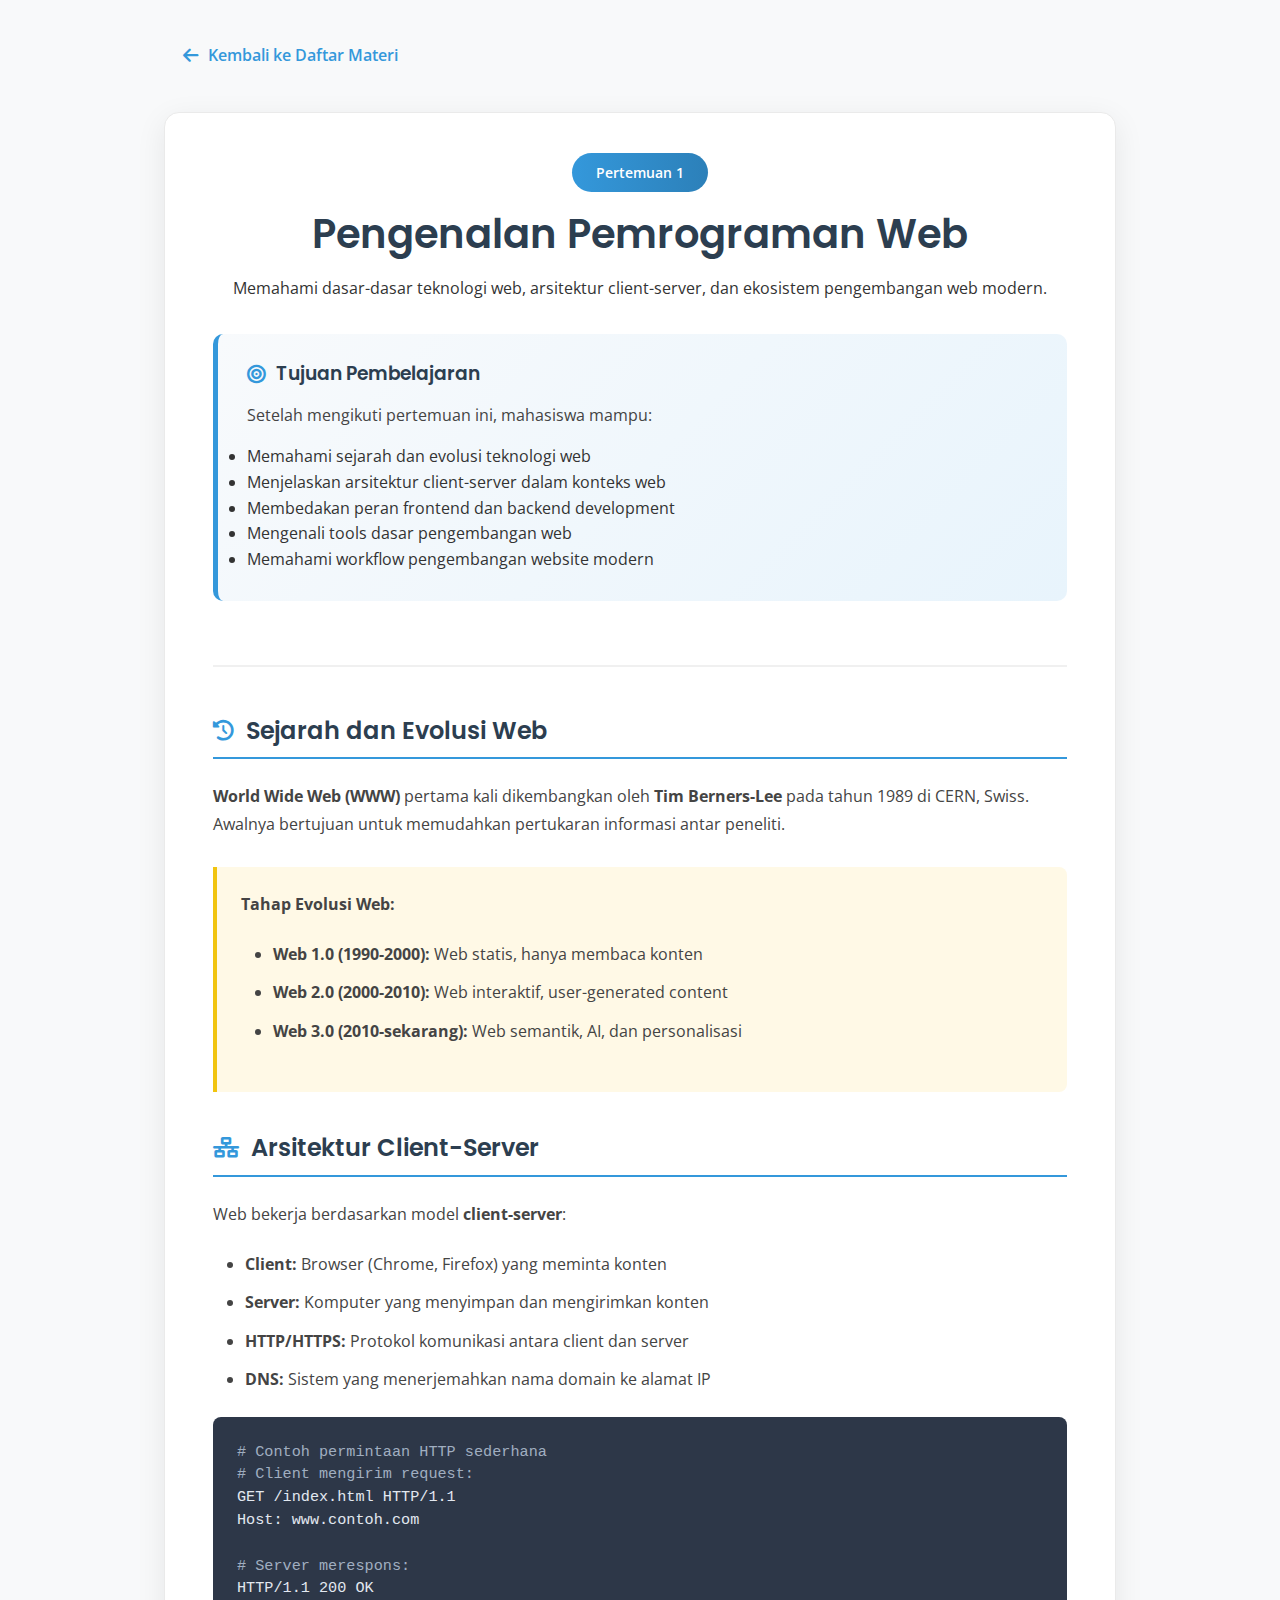
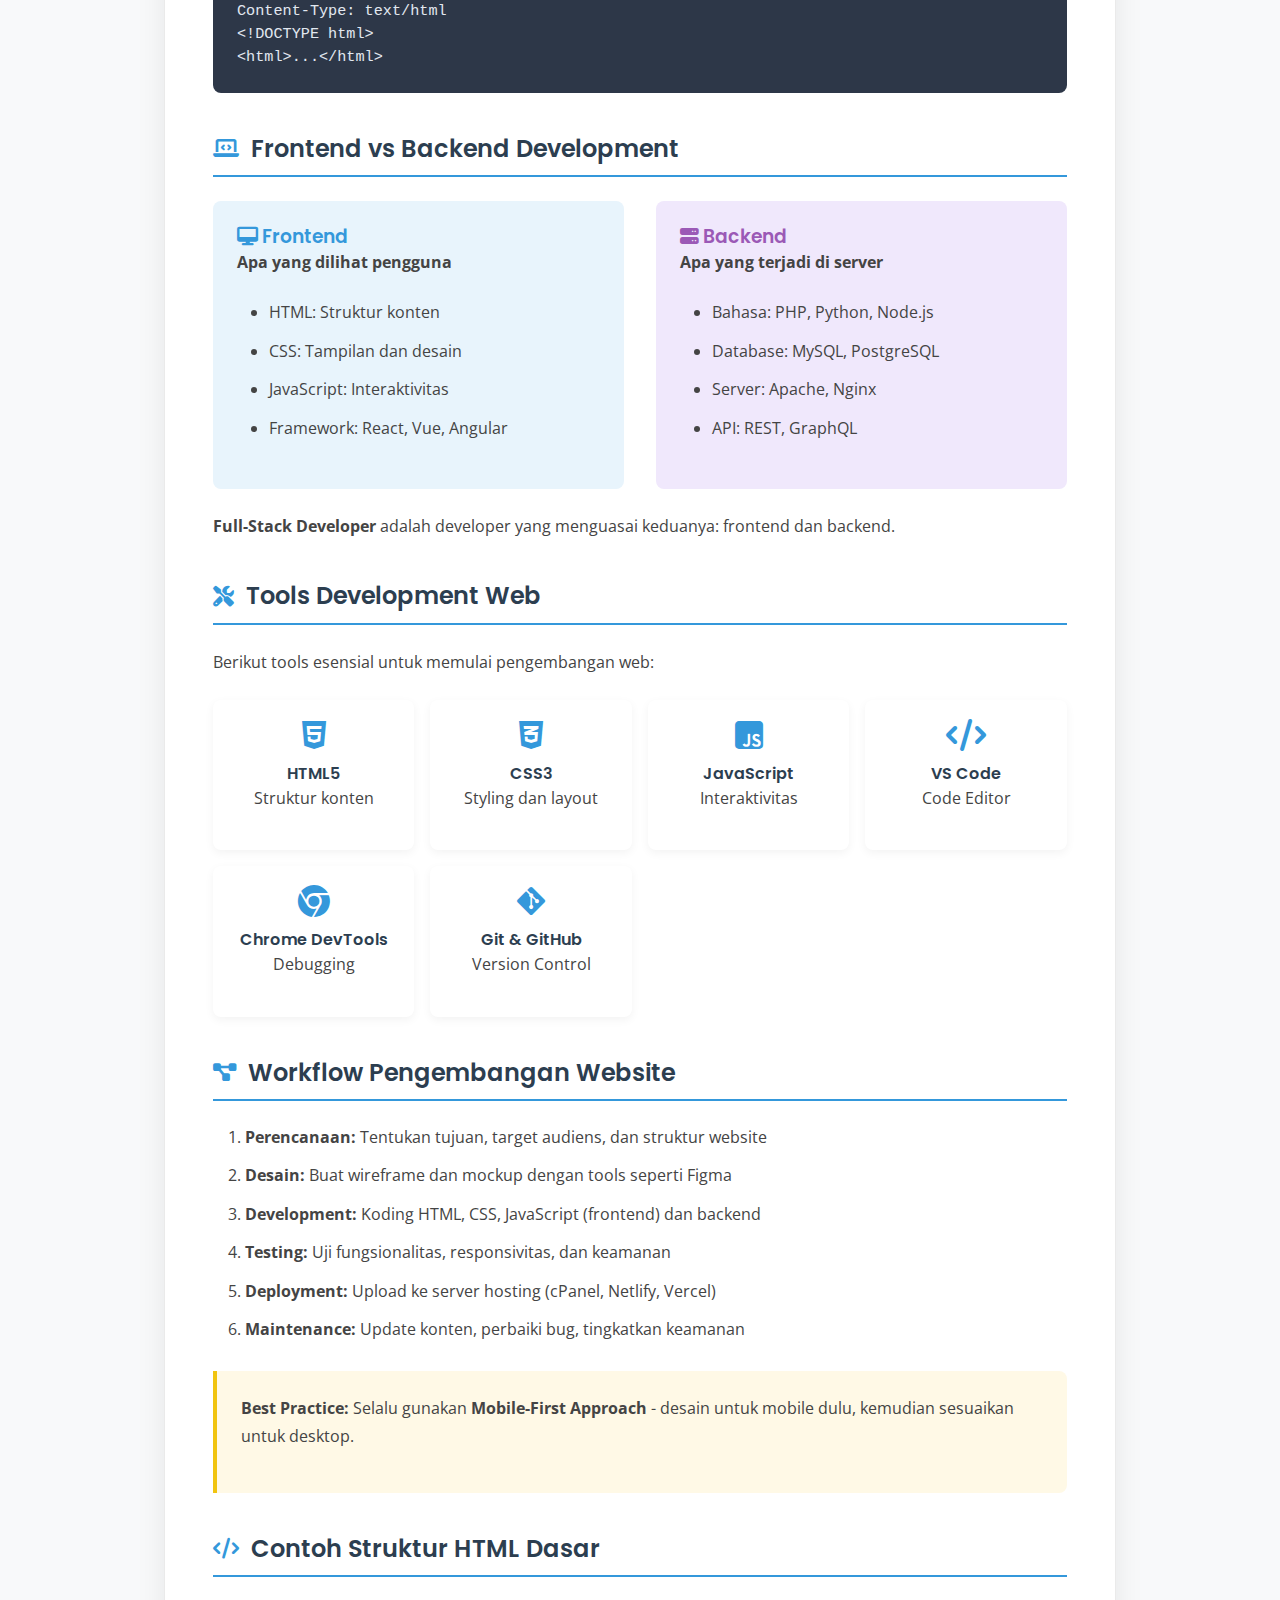
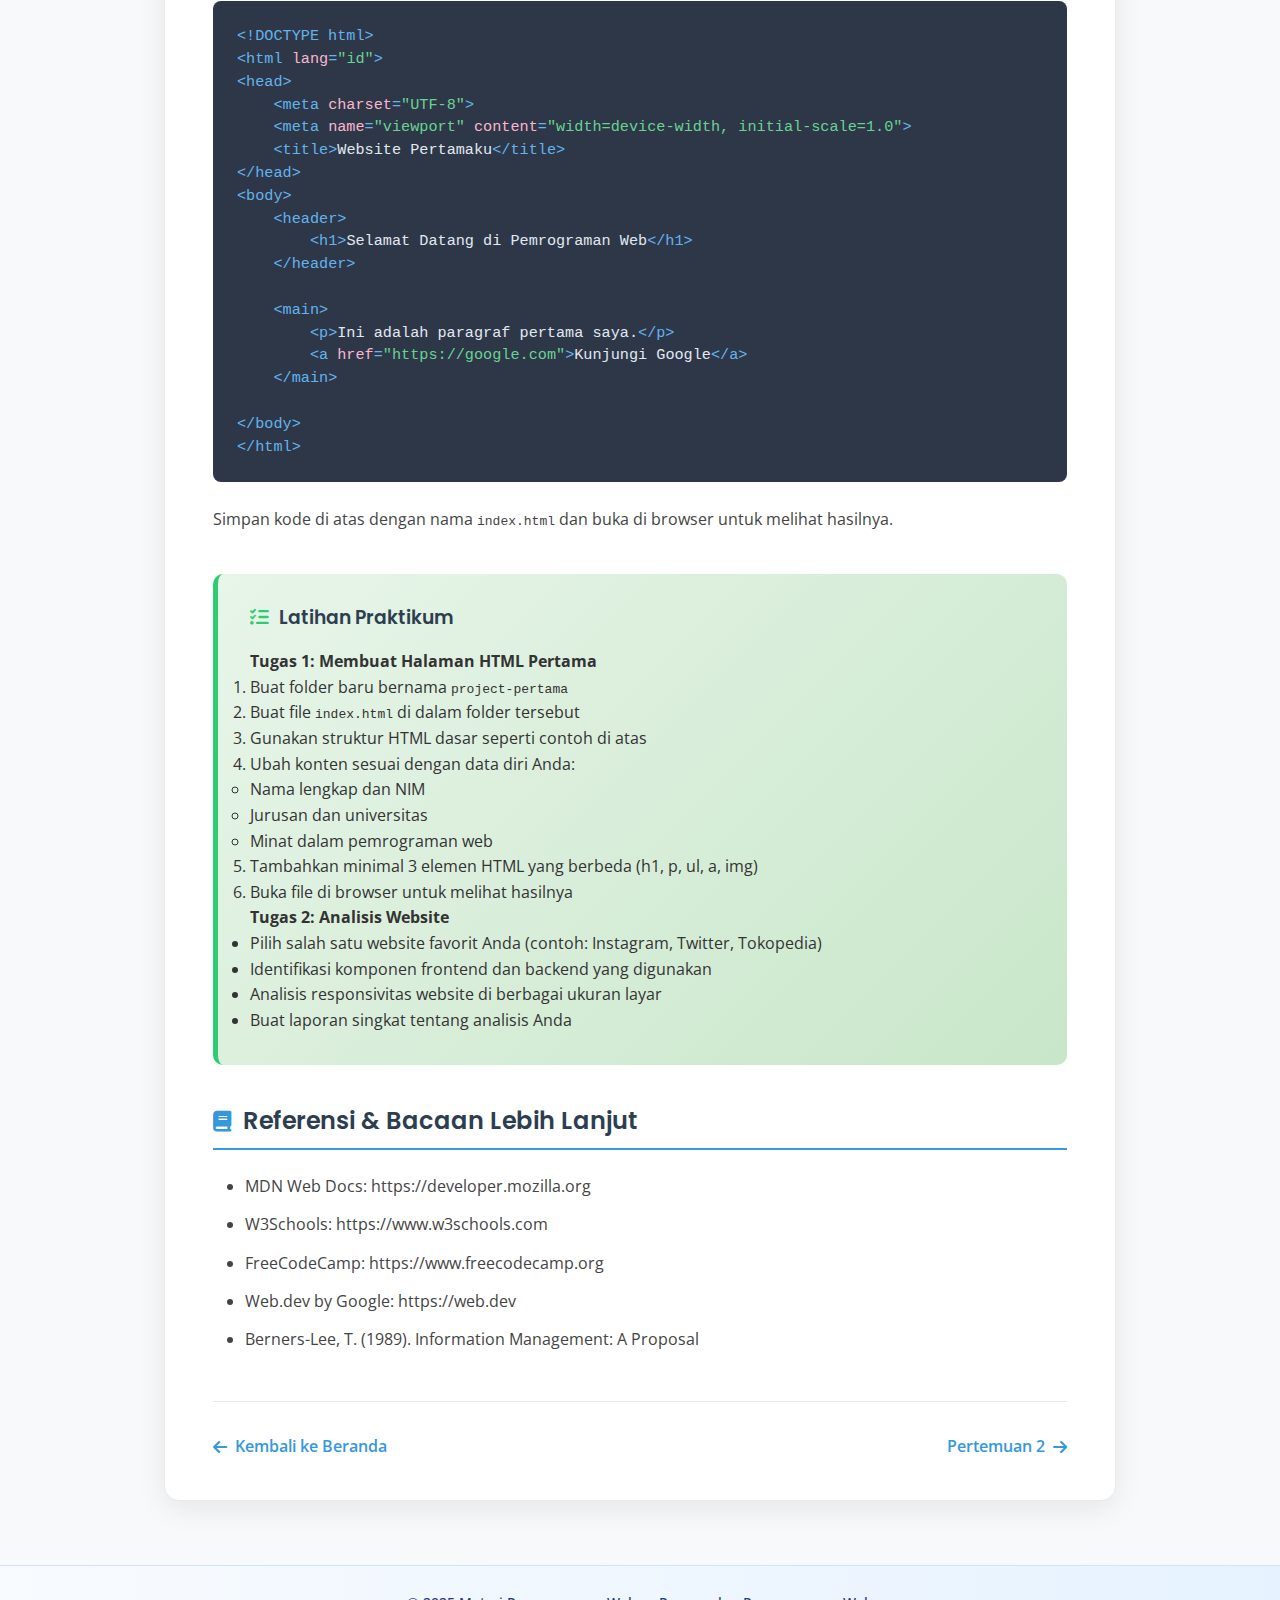
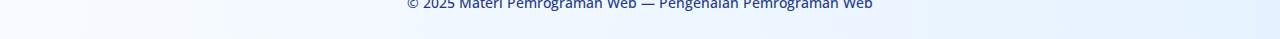
<file: pertemuan-1.html>
<!DOCTYPE html>
<html lang="id">
<head>
    <meta charset="UTF-8">
    <meta name="viewport" content="width=device-width, initial-scale=1.0">
    <title>Pertemuan 1: Pengenalan Pemrograman Web - Pemrograman Web</title>
    <link rel="stylesheet" href="../style.css">
    <link rel="stylesheet" href="https://cdnjs.cloudflare.com/ajax/libs/font-awesome/6.4.0/css/all.min.css">
    <link href="https://fonts.googleapis.com/css2?family=Poppins:wght@300;400;500;600;700&family=Open+Sans:wght@400;600&display=swap" rel="stylesheet">
    <style>
        /* Styling khusus halaman detail */

        html, body {
        max-width: 100%;
        overflow-x: hidden;
        }

        .content-wrapper {
            max-width: 1000px;
            margin: 2rem auto 4rem;
            padding: 0 1.5rem;
        }
        
        .back-link {
            display: inline-flex;
            align-items: center;
            margin-bottom: 2rem;
            color: #3498db;
            font-weight: 600;
            padding: 0.7rem 1.2rem;
            background-color: #f8f9fa;
            border-radius: 8px;
            transition: none;
        }
        
        .back-link:hover {
            background-color: #e9ecef;
            transform: none;
        }
        
        .back-link i {
            margin-right: 10px;
            font-size: 1.1rem;
        }
        
        .materi-content {
            background: white;
            padding: 2.5rem 3rem;
            border-radius: 15px;
            box-shadow: 0 8px 30px rgba(0, 0, 0, 0.08);
            border: 1px solid #eaeaea;
        }
        
        .page-header {
            text-align: center;
            margin-bottom: 3rem;
            padding-bottom: 2rem;
            border-bottom: 2px solid #f0f0f0;
        }
        
        .pertemuan-badge {
            display: inline-block;
            background: linear-gradient(90deg, #3498db, #2c80b9);
            color: white;
            padding: 0.5rem 1.5rem;
            border-radius: 50px;
            font-weight: 600;
            font-size: 0.9rem;
            margin-bottom: 1rem;
        }
        
        .page-header h1 {
            font-size: 2.5rem;
            color: #2c3e50;
            margin-bottom: 1rem;
        }
        
        .tujuan-box {
            background: linear-gradient(135deg, #f8fafc 0%, #e8f4fc 100%);
            padding: 1.8rem;
            border-radius: 10px;
            border-left: 5px solid #3498db;
            margin: 2rem 0;
        }
        
        .tujuan-box h3 {
            color: #2c3e50;
            margin-bottom: 1rem;
            display: flex;
            align-items: center;
        }
        
        .tujuan-box h3 i {
            margin-right: 10px;
            color: #3498db;
        }
        
        .materi-section {
            margin: 2.5rem 0;
        }
        
        .materi-section h2 {
            color: #2c3e50;
            border-bottom: 2px solid #3498db;
            padding-bottom: 0.7rem;
            margin-bottom: 1.5rem;
            display: flex;
            align-items: center;
        }
        
        .materi-section h2 i {
            margin-right: 12px;
            color: #3498db;
            font-size: 1.3rem;
        }
        
        .materi-section p {
            line-height: 1.7;
            color: #444;
            margin-bottom: 1.2rem;
        }
        
        .materi-section ul, .materi-section ol {
            margin: 1.5rem 0 1.5rem 2rem;
        }
        
        .materi-section li {
            margin-bottom: 0.8rem;
            line-height: 1.6;
            color: #444;
        }
        
        .highlight-box {
            background: #fff9e6;
            border-left: 4px solid #f1c40f;
            padding: 1.5rem;
            margin: 1.8rem 0;
            border-radius: 0 8px 8px 0;
        }
        
        .code-block {
            background: #2d3748;
            color: #e2e8f0;
            padding: 1.5rem;
            border-radius: 8px;
            margin: 1.5rem 0;
            font-family: 'Courier New', monospace;
            font-size: 0.95rem;
            line-height: 1.5;
            overflow-x: auto;
        }
        
        .code-comment {
            color: #a0aec0;
        }
        
        .code-tag {
            color: #63b3ed;
        }
        
        .code-attr {
            color: #fbb6ce;
        }
        
        .code-value {
            color: #68d391;
        }
        
        .image-container {
            text-align: center;
            margin: 2rem 0;
        }
        
        .image-container img {
            max-width: 100%;
            border-radius: 10px;
            box-shadow: 0 5px 20px rgba(0, 0, 0, 0.1);
            border: 1px solid #eaeaea;
        }
        
        .image-caption {
            font-size: 0.9rem;
            color: #666;
            margin-top: 0.8rem;
            font-style: italic;
        }
        
        .latihan-box {
            background: linear-gradient(135deg, #e8f5e9 0%, #c8e6c9 100%);
            padding: 2rem;
            border-radius: 10px;
            border-left: 5px solid #2ecc71;
            margin: 2.5rem 0;
        }
        
        .latihan-box h3 {
            color: #2c3e50;
            margin-bottom: 1.2rem;
            display: flex;
            align-items: center;
        }
        
        .latihan-box h3 i {
            margin-right: 10px;
            color: #2ecc71;
        }
        
        .tool-list {
            display: grid;
            max-width: 100%;
            grid-template-columns: repeat(auto-fit, minmax(160px, 1fr));
            gap: 1rem;
            margin: 1.5rem 0;
        }
        
        .tool-item {
            background: white;
            padding: 1.2rem;
            border-radius: 8px;
            box-shadow: 0 3px 10px rgba(0, 0, 0, 0.05);
            text-align: center;
            transition: transform 0.2s;
        }
        
        .tool-item:hover {
            transform: translateY(-3px);
        }
        
        .tool-item i {
            font-size: 2rem;
            color: #3498db;
            margin-bottom: 0.8rem;
            min-width: 0;
        }

        /* ===== FOOTER PERTEMUAN 1 (ANTI RESET) ===== */
        body footer {
            width: 100%;
            display: block;

            /* posisi & perataan */
            text-align: center !important;
            margin-left: auto;
            margin-right: auto;

            /* jarak dari konten */
            margin-top: 4rem;

            /* warna tema putih–biru */
            background: linear-gradient(90deg, #f8fbff, #e6f2ff);
            border-top: 1px solid #cfe3ff;
            padding: 1.6rem 1rem;
        }

        /* teks footer */
        body footer p {
            margin: 0;
            font-size: 0.9rem;
            font-weight: 500;
            color: #1e3a8a;
        }

        /* teks tambahan (jika ada) */
        body footer .hosting-info {
            margin-top: 0.4rem;
            font-size: 0.85rem;
            color: #3b82f6;
        }

        .materi-content,
        .materi-section,
        p,
        li {
            overflow-wrap: break-word;
            word-break: break-word;
        }
   
        /* Responsive untuk halaman detail */
        @media (max-width: 768px) {
            .content-wrapper {
                padding: 0 1rem;
            }
            
            .materi-content {
                padding: 1.2rem;
            }
            
            .page-header h1 {
                font-size: 2rem;
            }
            
            .tool-list {
                grid-template-columns: 1fr;
            }
        }
    </style>
</head>
<body>
    <!-- Konten Utama -->
    <main class="container">
        <div class="content-wrapper">
            <!-- Tombol Kembali -->
            <a href="index.html" class="back-link">
                <i class="fas fa-arrow-left"></i> Kembali ke Daftar Materi
            </a>
            
            <!-- Konten Materi -->
            <article class="materi-content">
                <!-- Header Halaman -->
                <header class="page-header">
                    <div class="pertemuan-badge">Pertemuan 1</div>
                    <h1>Pengenalan Pemrograman Web</h1>
                    <p>Memahami dasar-dasar teknologi web, arsitektur client-server, dan ekosistem pengembangan web modern.</p>
                    
                    <div class="tujuan-box">
                    <h3><i class="fas fa-bullseye"></i> Tujuan Pembelajaran</h3>
                    <ul style="list-style-position: inside; padding-left: 1.2rem;"></ul>
                    <p style="text-align: left; margin-bottom: 1rem; color: #444;">Setelah mengikuti pertemuan ini, mahasiswa mampu:</p>

                    <li style="text-align: left;">Memahami sejarah dan evolusi teknologi web</li>
                        <li style="text-align: left;">Menjelaskan arsitektur client-server dalam konteks web</li>
                        <li style="text-align: left;">Membedakan peran frontend dan backend development</li>
                        <li style="text-align: left;">Mengenali tools dasar pengembangan web</li>
                        <li style="text-align: left;">Memahami workflow pengembangan website modern</li>
                    </ul>
                </div>
                </header>
                
                <!-- Sejarah dan Evolusi Web -->
                <section class="materi-section">
                    <h2><i class="fas fa-history"></i> Sejarah dan Evolusi Web</h2>
                    <p><strong>World Wide Web (WWW)</strong> pertama kali dikembangkan oleh <strong>Tim Berners-Lee</strong> pada tahun 1989 di CERN, Swiss. Awalnya bertujuan untuk memudahkan pertukaran informasi antar peneliti.</p>
                    
                    <div class="highlight-box">
                        <p><strong>Tahap Evolusi Web:</strong></p>
                        <ul>
                            <li><strong>Web 1.0 (1990-2000):</strong> Web statis, hanya membaca konten</li>
                            <li><strong>Web 2.0 (2000-2010):</strong> Web interaktif, user-generated content</li>
                            <li><strong>Web 3.0 (2010-sekarang):</strong> Web semantik, AI, dan personalisasi</li>
                        </ul>
                    </div>
                    
                </section>
                
                <!-- Arsitektur Client-Server -->
                <section class="materi-section">
                    <h2><i class="fas fa-network-wired"></i> Arsitektur Client-Server</h2>
                    <p>Web bekerja berdasarkan model <strong>client-server</strong>:</p>
                    
                    <ul>
                        <li><strong>Client:</strong> Browser (Chrome, Firefox) yang meminta konten</li>
                        <li><strong>Server:</strong> Komputer yang menyimpan dan mengirimkan konten</li>
                        <li><strong>HTTP/HTTPS:</strong> Protokol komunikasi antara client dan server</li>
                        <li><strong>DNS:</strong> Sistem yang menerjemahkan nama domain ke alamat IP</li>
                    </ul>
                    
                    <div class="code-block">
                        <span class="code-comment"># Contoh permintaan HTTP sederhana</span><br>
                        <span class="code-comment"># Client mengirim request:</span><br>
                        GET /index.html HTTP/1.1<br>
                        Host: www.contoh.com<br>
                        <br>
                        <span class="code-comment"># Server merespons:</span><br>
                        HTTP/1.1 200 OK<br>
                        Content-Type: text/html<br>
                        &lt;!DOCTYPE html&gt;<br>
                        &lt;html&gt;...&lt;/html&gt;
                    </div>
                </section>
                
                <!-- Frontend vs Backend -->
                <section class="materi-section">
                    <h2><i class="fas fa-laptop-code"></i> Frontend vs Backend Development</h2>
                    
                    <div style="display: grid; grid-template-columns: 1fr 1fr; gap: 2rem; margin: 1.5rem 0;">
                        <div style="background: #e8f4fc; padding: 1.5rem; border-radius: 8px;">
                            <h3 style="color: #3498db; margin-top: 0;"><i class="fas fa-desktop"></i> Frontend</h3>
                            <p><strong>Apa yang dilihat pengguna</strong></p>
                            <ul>
                                <li>HTML: Struktur konten</li>
                                <li>CSS: Tampilan dan desain</li>
                                <li>JavaScript: Interaktivitas</li>
                                <li>Framework: React, Vue, Angular</li>
                            </ul>
                        </div>
                        
                        <div style="background: #f0e8fc; padding: 1.5rem; border-radius: 8px;">
                            <h3 style="color: #9b59b6; margin-top: 0;"><i class="fas fa-server"></i> Backend</h3>
                            <p><strong>Apa yang terjadi di server</strong></p>
                            <ul>
                                <li>Bahasa: PHP, Python, Node.js</li>
                                <li>Database: MySQL, PostgreSQL</li>
                                <li>Server: Apache, Nginx</li>
                                <li>API: REST, GraphQL</li>
                            </ul>
                        </div>
                    </div>
                    
                    <p><strong>Full-Stack Developer</strong> adalah developer yang menguasai keduanya: frontend dan backend.</p>
                </section>
                
                <!-- Tools Development Web -->
                <section class="materi-section">
                    <h2><i class="fas fa-tools"></i> Tools Development Web</h2>
                    <p>Berikut tools esensial untuk memulai pengembangan web:</p>
                    
                    <div class="tool-list">
                        <div class="tool-item">
                            <i class="fab fa-html5"></i>
                            <h4>HTML5</h4>
                            <p>Struktur konten</p>
                        </div>
                        <div class="tool-item">
                            <i class="fab fa-css3-alt"></i>
                            <h4>CSS3</h4>
                            <p>Styling dan layout</p>
                        </div>
                        <div class="tool-item">
                            <i class="fab fa-js-square"></i>
                            <h4>JavaScript</h4>
                            <p>Interaktivitas</p>
                        </div>
                        <div class="tool-item">
                            <i class="fas fa-code"></i>
                            <h4>VS Code</h4>
                            <p>Code Editor</p>
                        </div>
                        <div class="tool-item">
                            <i class="fab fa-chrome"></i>
                            <h4>Chrome DevTools</h4>
                            <p>Debugging</p>
                        </div>
                        <div class="tool-item">
                            <i class="fab fa-git-alt"></i>
                            <h4>Git & GitHub</h4>
                            <p>Version Control</p>
                        </div>
                    </div>
                </section>
                
                <!-- Workflow Pengembangan -->
                <section class="materi-section">
                    <h2><i class="fas fa-project-diagram"></i> Workflow Pengembangan Website</h2>
                    
                    <ol>
                        <li><strong>Perencanaan:</strong> Tentukan tujuan, target audiens, dan struktur website</li>
                        <li><strong>Desain:</strong> Buat wireframe dan mockup dengan tools seperti Figma</li>
                        <li><strong>Development:</strong> Koding HTML, CSS, JavaScript (frontend) dan backend</li>
                        <li><strong>Testing:</strong> Uji fungsionalitas, responsivitas, dan keamanan</li>
                        <li><strong>Deployment:</strong> Upload ke server hosting (cPanel, Netlify, Vercel)</li>
                        <li><strong>Maintenance:</strong> Update konten, perbaiki bug, tingkatkan keamanan</li>
                    </ol>
                    
                    <div class="highlight-box">
                        <p><strong>Best Practice:</strong> Selalu gunakan <strong>Mobile-First Approach</strong> - desain untuk mobile dulu, kemudian sesuaikan untuk desktop.</p>
                    </div>
                </section>
                
                <!-- Contoh Kode HTML Dasar -->
                <section class="materi-section">
                    <h2><i class="fas fa-code"></i> Contoh Struktur HTML Dasar</h2>
                    
                    <div class="code-block">
<span class="code-tag">&lt;!DOCTYPE html&gt;</span><br>
<span class="code-tag">&lt;html <span class="code-attr">lang</span>=<span class="code-value">"id"</span>&gt;</span><br>
<span class="code-tag">&lt;head&gt;</span><br>
&nbsp;&nbsp;&nbsp;&nbsp;<span class="code-tag">&lt;meta <span class="code-attr">charset</span>=<span class="code-value">"UTF-8"</span>&gt;</span><br>
&nbsp;&nbsp;&nbsp;&nbsp;<span class="code-tag">&lt;meta <span class="code-attr">name</span>=<span class="code-value">"viewport"</span> <span class="code-attr">content</span>=<span class="code-value">"width=device-width, initial-scale=1.0"</span>&gt;</span><br>
&nbsp;&nbsp;&nbsp;&nbsp;<span class="code-tag">&lt;title&gt;</span>Website Pertamaku<span class="code-tag">&lt;/title&gt;</span><br>
<span class="code-tag">&lt;/head&gt;</span><br>
<span class="code-tag">&lt;body&gt;</span><br>
&nbsp;&nbsp;&nbsp;&nbsp;<span class="code-tag">&lt;header&gt;</span><br>
&nbsp;&nbsp;&nbsp;&nbsp;&nbsp;&nbsp;&nbsp;&nbsp;<span class="code-tag">&lt;h1&gt;</span>Selamat Datang di Pemrograman Web<span class="code-tag">&lt;/h1&gt;</span><br>
&nbsp;&nbsp;&nbsp;&nbsp;<span class="code-tag">&lt;/header&gt;</span><br>
<br>
&nbsp;&nbsp;&nbsp;&nbsp;<span class="code-tag">&lt;main&gt;</span><br>
&nbsp;&nbsp;&nbsp;&nbsp;&nbsp;&nbsp;&nbsp;&nbsp;<span class="code-tag">&lt;p&gt;</span>Ini adalah paragraf pertama saya.<span class="code-tag">&lt;/p&gt;</span><br>
&nbsp;&nbsp;&nbsp;&nbsp;&nbsp;&nbsp;&nbsp;&nbsp;<span class="code-tag">&lt;a <span class="code-attr">href</span>=<span class="code-value">"https://google.com"</span>&gt;</span>Kunjungi Google<span class="code-tag">&lt;/a&gt;</span><br>
&nbsp;&nbsp;&nbsp;&nbsp;<span class="code-tag">&lt;/main&gt;</span><br>
<br>
<span class="code-tag">&lt;/body&gt;</span><br>
<span class="code-tag">&lt;/html&gt;</span>
                    </div>
                    
                    <p>Simpan kode di atas dengan nama <code>index.html</code> dan buka di browser untuk melihat hasilnya.</p>
                </section>
                
                <!-- Latihan Praktikum -->
                <section class="latihan-box">
                    <h3><i class="fas fa-tasks"></i> Latihan Praktikum</h3>
                    
                    <p><strong>Tugas 1: Membuat Halaman HTML Pertama</strong></p>
                    <ol>
                        <li>Buat folder baru bernama <code>project-pertama</code></li>
                        <li>Buat file <code>index.html</code> di dalam folder tersebut</li>
                        <li>Gunakan struktur HTML dasar seperti contoh di atas</li>
                        <li>Ubah konten sesuai dengan data diri Anda:
                            <ul>
                                <li>Nama lengkap dan NIM</li>
                                <li>Jurusan dan universitas</li>
                                <li>Minat dalam pemrograman web</li>
                            </ul>
                        </li>
                        <li>Tambahkan minimal 3 elemen HTML yang berbeda (h1, p, ul, a, img)</li>
                        <li>Buka file di browser untuk melihat hasilnya</li>
                    </ol>
                    
                    <p><strong>Tugas 2: Analisis Website</strong></p>
                    <ul>
                        <li>Pilih salah satu website favorit Anda (contoh: Instagram, Twitter, Tokopedia)</li>
                        <li>Identifikasi komponen frontend dan backend yang digunakan</li>
                        <li>Analisis responsivitas website di berbagai ukuran layar</li>
                        <li>Buat laporan singkat tentang analisis Anda</li>
                    </ul>
                </section>
                
                <!-- Referensi -->
                <section class="materi-section">
                    <h2><i class="fas fa-book"></i> Referensi & Bacaan Lebih Lanjut</h2>
                    <ul>
                        <li>MDN Web Docs: <a href="https://developer.mozilla.org" target="_blank">https://developer.mozilla.org</a></li>
                        <li>W3Schools: <a href="https://www.w3schools.com" target="_blank">https://www.w3schools.com</a></li>
                        <li>FreeCodeCamp: <a href="https://www.freecodecamp.org" target="_blank">https://www.freecodecamp.org</a></li>
                        <li>Web.dev by Google: <a href="https://web.dev" target="_blank">https://web.dev</a></li>
                        <li>Berners-Lee, T. (1989). Information Management: A Proposal</li>
                    </ul>
                </section>
                
                <!-- Navigasi Halaman -->
                <div style="display: flex; justify-content: space-between; margin-top: 3rem; padding-top: 2rem; border-top: 1px solid #eaeaea;">
                    <div>
                        <a href="index.html" style="color: #3498db; font-weight: 600; display: flex; align-items: center;">
                            <i class="fas fa-arrow-left" style="margin-right: 8px;"></i> Kembali ke Beranda
                        </a>
                    </div>
                    <div>
                        <a href="pertemuan-2.html" style="color: #3498db; font-weight: 600; display: flex; align-items: center;">
                            Pertemuan 2<i class="fas fa-arrow-right" style="margin-left: 8px;"></i>
                        </a>
                    </div>
                </div>
            </article>
        </div>
    </main>

    <footer>
    <p>&copy; 2025 Materi Pemrograman Web — Pengenalan Pemrograman Web</p>
</footer>

    <!-- JavaScript -->
    <script src="../script.js"></script>
    <script>
        // Script khusus untuk halaman detail
        document.addEventListener('DOMContentLoaded', function() {
            
            // Aktifkan toggle menu jika script.js tidak di-load
            const toggleButton = document.querySelector('.menu-toggle');
            const navMenu = document.querySelector('.nav-menu');
            if(toggleButton && navMenu) {
                toggleButton.addEventListener('click', () => {
                    navMenu.classList.toggle('active');
                    const icon = toggleButton.querySelector('i');
                    icon.classList.toggle('fa-bars');
                    icon.classList.toggle('fa-times');
                });
            }
            
            // Smooth scroll untuk anchor links
            document.querySelectorAll('a[href^="#"]').forEach(anchor => {
                anchor.addEventListener('click', function(e) {
                    e.preventDefault();
                    const targetId = this.getAttribute('href');
                    if(targetId !== '#') {
                        const targetElement = document.querySelector(targetId);
                        if(targetElement) {
                            window.scrollTo({
                                top: targetElement.offsetTop - 80,
                                behavior: 'smooth'
                            });
                        }
                    }
                });
            });
        });
    </script>
</body>
</html>
</file>
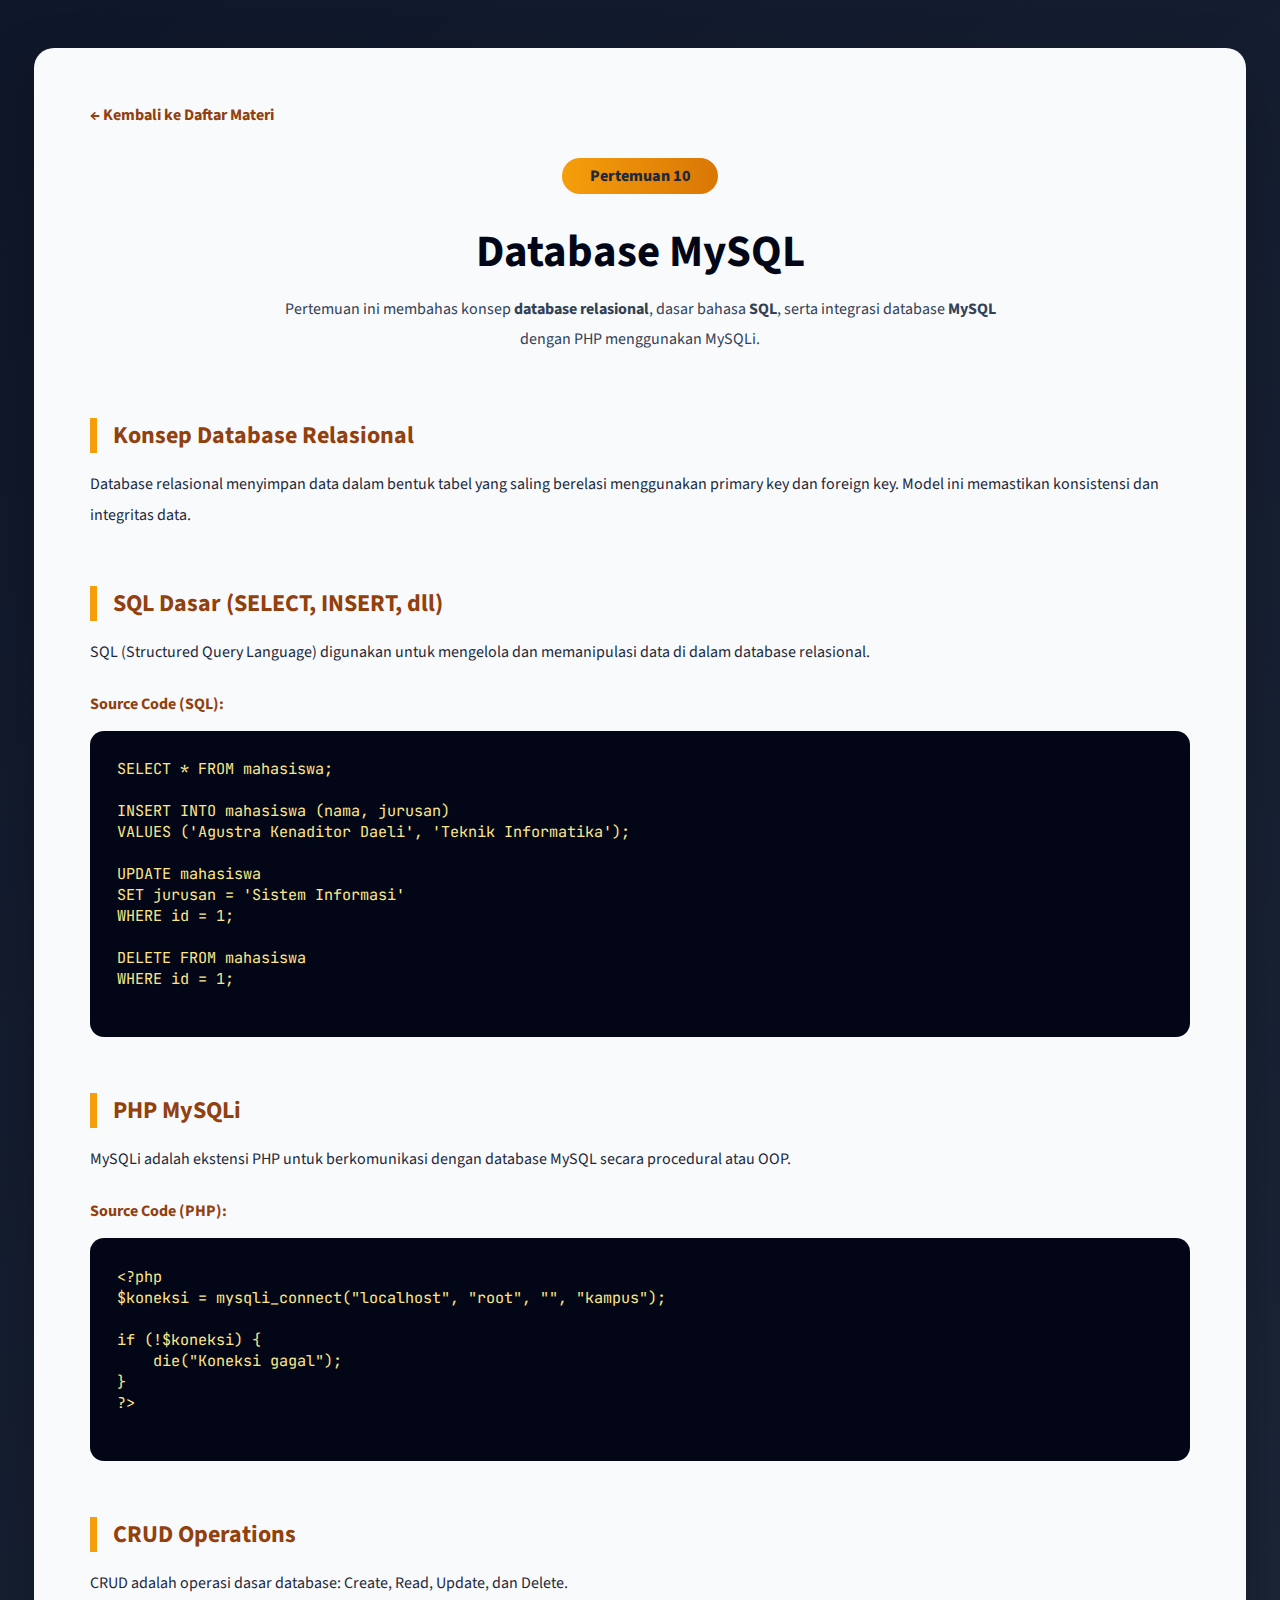
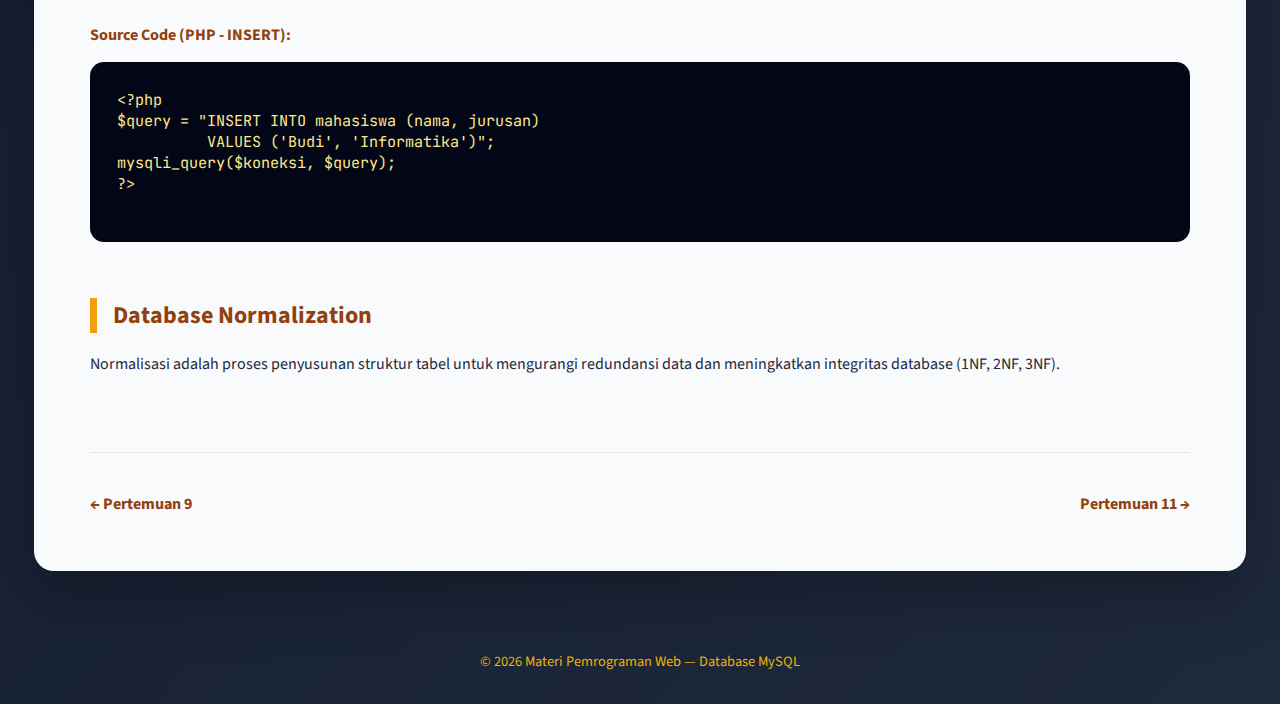
<file: pertemuan-10.html>
<!DOCTYPE html>
<html lang="id">
<head>
    <base href="https://agustradaely-ctrl.github.io/UAS-Pemrograman_Web.github.io/">
    <meta charset="UTF-8">
    <title>Pertemuan 10 – Database MySQL</title>
    <meta name="viewport" content="width=device-width, initial-scale=1.0">

    <!-- Font & Icon -->
    <link href="https://fonts.googleapis.com/css2?family=Source+Sans+3:wght@400;600;700&family=JetBrains+Mono&display=swap" rel="stylesheet">
    <link rel="stylesheet" href="https://cdnjs.cloudflare.com/ajax/libs/font-awesome/6.5.0/css/all.min.css">

    <style>
        body {
            margin: 0;
            font-family: 'Source Sans 3', sans-serif;
            background: linear-gradient(135deg, #0f172a, #1e293b);
            color: #0f172a;
        }

        header {
            background: #020617;
            padding: 1rem 2rem;
        }

        header a {
            color: #fde68a;
            text-decoration: none;
            font-weight: 700;
            margin-right: 1.5rem;
        }

        main {
            max-width: 1100px;
            margin: 3rem auto;
            background: #f8fafc;
            padding: 3.5rem;
            border-radius: 20px;
            box-shadow: 0 25px 60px rgba(0,0,0,0.25);
        }

        .back-link {
            display: inline-block;
            margin-bottom: 2rem;
            color: #92400e;
            font-weight: 700;
            text-decoration: none;
        }

        .page-header {
            text-align: center;
            margin-bottom: 4rem;
        }

        .badge {
            display: inline-block;
            background: linear-gradient(90deg, #f59e0b, #d97706);
            color: #1e293b;
            padding: 0.45rem 1.7rem;
            border-radius: 999px;
            font-weight: 800;
            margin-bottom: 1rem;
        }

        h1 {
            margin: 0.6rem 0;
            font-size: 2.8rem;
            color: #020617;
        }

        .subtitle {
            max-width: 760px;
            margin: 0 auto;
            line-height: 1.9;
            color: #334155;
        }

        .materi-section {
            margin: 3.5rem 0;
        }

        .materi-section h2 {
            color: #92400e;
            border-left: 7px solid #f59e0b;
            padding-left: 1rem;
            margin-bottom: 1rem;
        }

        .materi-section p {
            line-height: 1.9;
            color: #1e293b;
        }

        .code-title {
            margin-top: 1.6rem;
            font-weight: 700;
            color: #92400e;
        }

        pre.code-block {
            background: #020617;
            color: #fde68a;
            padding: 1.7rem;
            border-radius: 14px;
            overflow-x: auto;
            font-family: 'JetBrains Mono', monospace;
            font-size: 0.95rem;
            margin-top: 1rem;
        }

        .nav-bottom {
            display: flex;
            justify-content: space-between;
            margin-top: 4.5rem;
            padding-top: 2.5rem;
            border-top: 1px solid #e5e7eb;
        }

        .nav-bottom a {
            text-decoration: none;
            font-weight: 700;
            color: #92400e;
        }

        footer {
            text-align: center;
            padding: 2rem;
            color: #eab308;
            font-size: 0.9rem;
        }

        @media (max-width: 768px) {
            main {
                margin: 1.5rem;
                padding: 2.2rem;
            }

            h1 {
                font-size: 2.1rem;
            }
        }
    </style>
</head>

<body>
<main>

    <a href="index.html" class="back-link">
        ← Kembali ke Daftar Materi
    </a>

    <div class="page-header">
        <div class="badge">Pertemuan 10</div>
        <h1>Database MySQL</h1>
        <p class="subtitle">
            Pertemuan ini membahas konsep <strong>database relasional</strong>,
            dasar bahasa <strong>SQL</strong>, serta integrasi database
            <strong>MySQL</strong> dengan PHP menggunakan MySQLi.
        </p>
    </div>

    <!-- Konsep Database -->
    <section class="materi-section">
        <h2>Konsep Database Relasional</h2>
        <p>
            Database relasional menyimpan data dalam bentuk tabel
            yang saling berelasi menggunakan primary key dan foreign key.
            Model ini memastikan konsistensi dan integritas data.
        </p>
    </section>

    <!-- SQL Dasar -->
    <section class="materi-section">
        <h2>SQL Dasar (SELECT, INSERT, dll)</h2>
        <p>
            SQL (Structured Query Language) digunakan untuk mengelola
            dan memanipulasi data di dalam database relasional.
        </p>

        <div class="code-title">Source Code (SQL):</div>
        <pre class="code-block">
SELECT * FROM mahasiswa;

INSERT INTO mahasiswa (nama, jurusan)
VALUES ('Agustra Kenaditor Daeli', 'Teknik Informatika');

UPDATE mahasiswa
SET jurusan = 'Sistem Informasi'
WHERE id = 1;

DELETE FROM mahasiswa
WHERE id = 1;
        </pre>
    </section>

    <!-- MySQLi -->
    <section class="materi-section">
        <h2>PHP MySQLi</h2>
        <p>
            MySQLi adalah ekstensi PHP untuk berkomunikasi
            dengan database MySQL secara procedural atau OOP.
        </p>

        <div class="code-title">Source Code (PHP):</div>
        <pre class="code-block">
&lt;?php
$koneksi = mysqli_connect("localhost", "root", "", "kampus");

if (!$koneksi) {
    die("Koneksi gagal");
}
?&gt;
        </pre>
    </section>

    <!-- CRUD -->
    <section class="materi-section">
        <h2>CRUD Operations</h2>
        <p>
            CRUD adalah operasi dasar database:
            Create, Read, Update, dan Delete.
        </p>

        <div class="code-title">Source Code (PHP - INSERT):</div>
        <pre class="code-block">
&lt;?php
$query = "INSERT INTO mahasiswa (nama, jurusan)
          VALUES ('Budi', 'Informatika')";
mysqli_query($koneksi, $query);
?&gt;
        </pre>
    </section>

    <!-- Normalisasi -->
    <section class="materi-section">
        <h2>Database Normalization</h2>
        <p>
            Normalisasi adalah proses penyusunan struktur tabel
            untuk mengurangi redundansi data dan meningkatkan
            integritas database (1NF, 2NF, 3NF).
        </p>
    </section>

    <div class="nav-bottom">
        <a href="pertemuan-9.html">← Pertemuan 9</a>
        <a href="pertemuan-11.html">Pertemuan 11 →</a>
    </div>

</main>

<footer>
    &copy; 2026 Materi Pemrograman Web — Database MySQL
</footer>

</body>
</html>
</file>
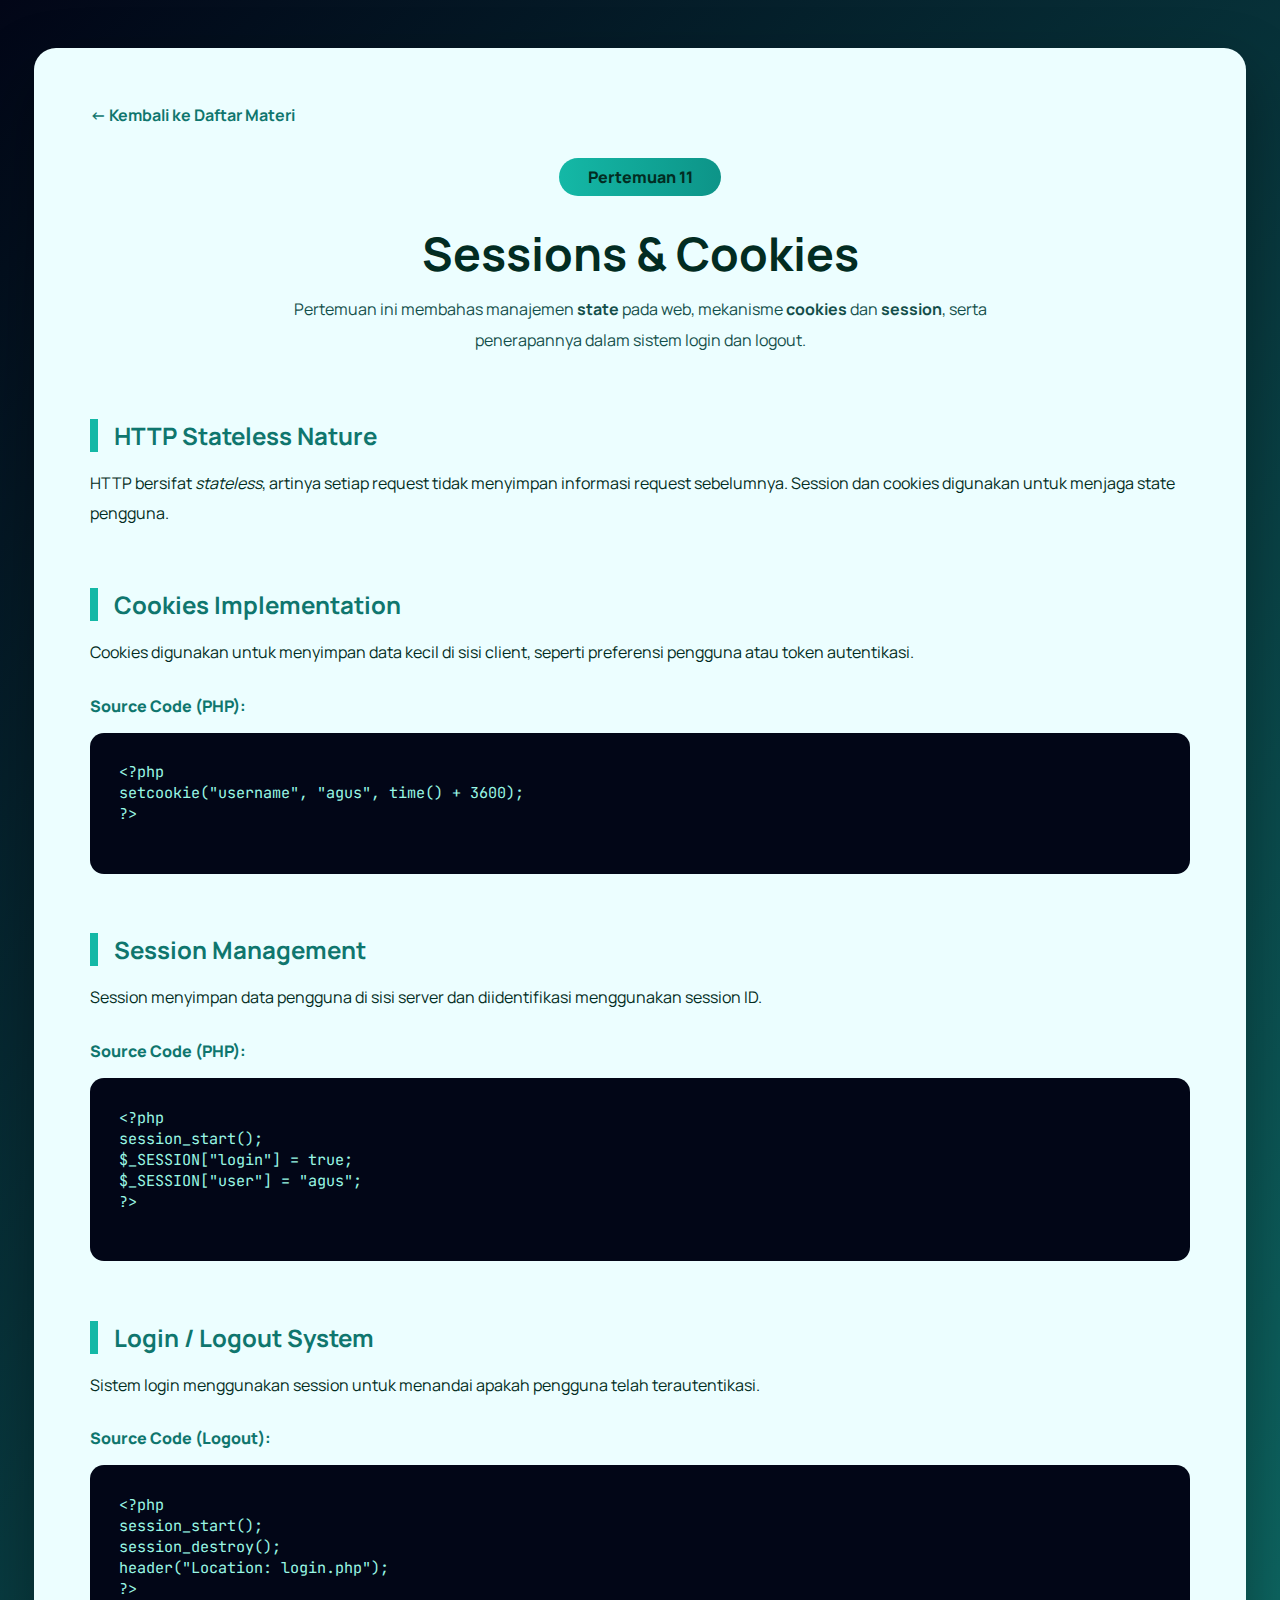
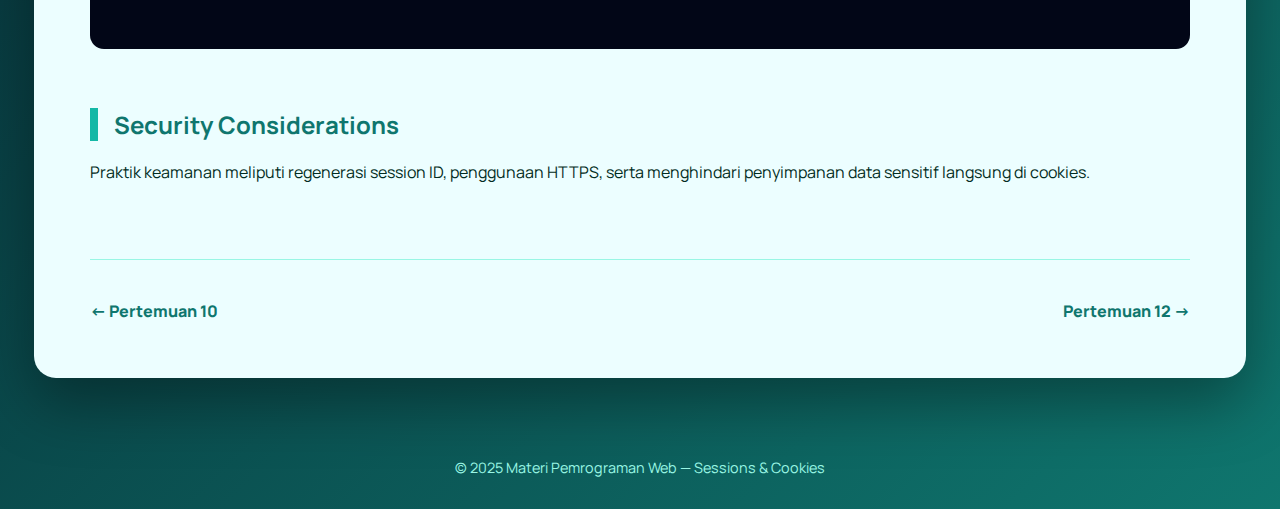
<file: pertemuan-11.html>
<!DOCTYPE html>
<html lang="id">
<head>
    <base href="https://agustradaely-ctrl.github.io/UAS-Pemrograman_Web.github.io/">
    <meta charset="UTF-8">
    <title>Pertemuan 11 – Sessions & Cookies</title>
    <meta name="viewport" content="width=device-width, initial-scale=1.0">

    <!-- Font & Icon -->
    <link href="https://fonts.googleapis.com/css2?family=Manrope:wght@400;600;700&family=JetBrains+Mono&display=swap" rel="stylesheet">
    <link rel="stylesheet" href="https://cdnjs.cloudflare.com/ajax/libs/font-awesome/6.5.0/css/all.min.css">

    <style>
        body {
            margin: 0;
            font-family: 'Manrope', sans-serif;
            background: linear-gradient(135deg, #020617, #0f766e);
            color: #020617;
        }
        header {
            background: #020617;
            padding: 1rem 2rem;
        }

        header a {
            color: #5eead4;
            text-decoration: none;
            font-weight: 700;
            margin-right: 1.6rem;
        }

        main {
            max-width: 1100px;
            margin: 3rem auto;
            background: #ecfeff;
            padding: 3.5rem;
            border-radius: 22px;
            box-shadow: 0 25px 60px rgba(0,0,0,0.35);
        }

        .back-link {
            display: inline-block;
            margin-bottom: 2rem;
            color: #0f766e;
            font-weight: 700;
            text-decoration: none;
        }

        .page-header {
            text-align: center;
            margin-bottom: 4rem;
        }

        .badge {
            display: inline-block;
            background: linear-gradient(90deg, #14b8a6, #0d9488);
            color: #022c22;
            padding: 0.5rem 1.8rem;
            border-radius: 999px;
            font-weight: 800;
            margin-bottom: 1rem;
        }

        h1 {
            margin: 0.6rem 0;
            font-size: 2.9rem;
            color: #022c22;
        }

        .subtitle {
            max-width: 760px;
            margin: 0 auto;
            line-height: 1.9;
            color: #134e4a;
        }

        .materi-section {
            margin: 3.7rem 0;
        }

        .materi-section h2 {
            color: #0f766e;
            border-left: 8px solid #14b8a6;
            padding-left: 1rem;
            margin-bottom: 1rem;
        }

        .materi-section p {
            line-height: 1.9;
            color: #022c22;
        }

        .code-title {
            margin-top: 1.7rem;
            font-weight: 800;
            color: #0f766e;
        }

        pre.code-block {
            background: #020617;
            color: #99f6e4;
            padding: 1.8rem;
            border-radius: 14px;
            overflow-x: auto;
            font-family: 'JetBrains Mono', monospace;
            font-size: 0.95rem;
            margin-top: 1rem;
        }

        .nav-bottom {
            display: flex;
            justify-content: space-between;
            margin-top: 4.5rem;
            padding-top: 2.5rem;
            border-top: 1px solid #99f6e4;
        }

        .nav-bottom a {
            text-decoration: none;
            font-weight: 800;
            color: #0f766e;
        }

        footer {
            text-align: center;
            padding: 2rem;
            color: #99f6e4;
            font-size: 0.9rem;
        }

        @media (max-width: 768px) {
            main {
                margin: 1.5rem;
                padding: 2.3rem;
            }

            h1 {
                font-size: 2.2rem;
            }
        }
    </style>
</head>

<body>
<main>

    <a href="index.html" class="back-link">
        ← Kembali ke Daftar Materi
    </a>

    <div class="page-header">
        <div class="badge">Pertemuan 11</div>
        <h1>Sessions & Cookies</h1>
        <p class="subtitle">
            Pertemuan ini membahas manajemen <strong>state</strong> pada web,
            mekanisme <strong>cookies</strong> dan <strong>session</strong>,
            serta penerapannya dalam sistem login dan logout.
        </p>
    </div>

    <!-- Stateless -->
    <section class="materi-section">
        <h2>HTTP Stateless Nature</h2>
        <p>
            HTTP bersifat <em>stateless</em>, artinya setiap request
            tidak menyimpan informasi request sebelumnya.
            Session dan cookies digunakan untuk menjaga state pengguna.
        </p>
    </section>

    <!-- Cookies -->
    <section class="materi-section">
        <h2>Cookies Implementation</h2>
        <p>
            Cookies digunakan untuk menyimpan data kecil di sisi client,
            seperti preferensi pengguna atau token autentikasi.
        </p>

        <div class="code-title">Source Code (PHP):</div>
        <pre class="code-block">
&lt;?php
setcookie("username", "agus", time() + 3600);
?&gt;
        </pre>
    </section>

    <!-- Session -->
    <section class="materi-section">
        <h2>Session Management</h2>
        <p>
            Session menyimpan data pengguna di sisi server dan
            diidentifikasi menggunakan session ID.
        </p>

        <div class="code-title">Source Code (PHP):</div>
        <pre class="code-block">
&lt;?php
session_start();
$_SESSION["login"] = true;
$_SESSION["user"] = "agus";
?&gt;
        </pre>
    </section>

    <!-- Login -->
    <section class="materi-section">
        <h2>Login / Logout System</h2>
        <p>
            Sistem login menggunakan session untuk menandai
            apakah pengguna telah terautentikasi.
        </p>

        <div class="code-title">Source Code (Logout):</div>
        <pre class="code-block">
&lt;?php
session_start();
session_destroy();
header("Location: login.php");
?&gt;
        </pre>
    </section>

    <!-- Security -->
    <section class="materi-section">
        <h2>Security Considerations</h2>
        <p>
            Praktik keamanan meliputi regenerasi session ID,
            penggunaan HTTPS, serta menghindari penyimpanan
            data sensitif langsung di cookies.
        </p>
    </section>

    <div class="nav-bottom">
        <a href="pertemuan-10.html">← Pertemuan 10</a>
        <a href="pertemuan-12.html">Pertemuan 12 →</a>
    </div>

</main>

<footer>
    &copy; 2025 Materi Pemrograman Web — Sessions & Cookies
</footer>

</body>
</html>
</file>
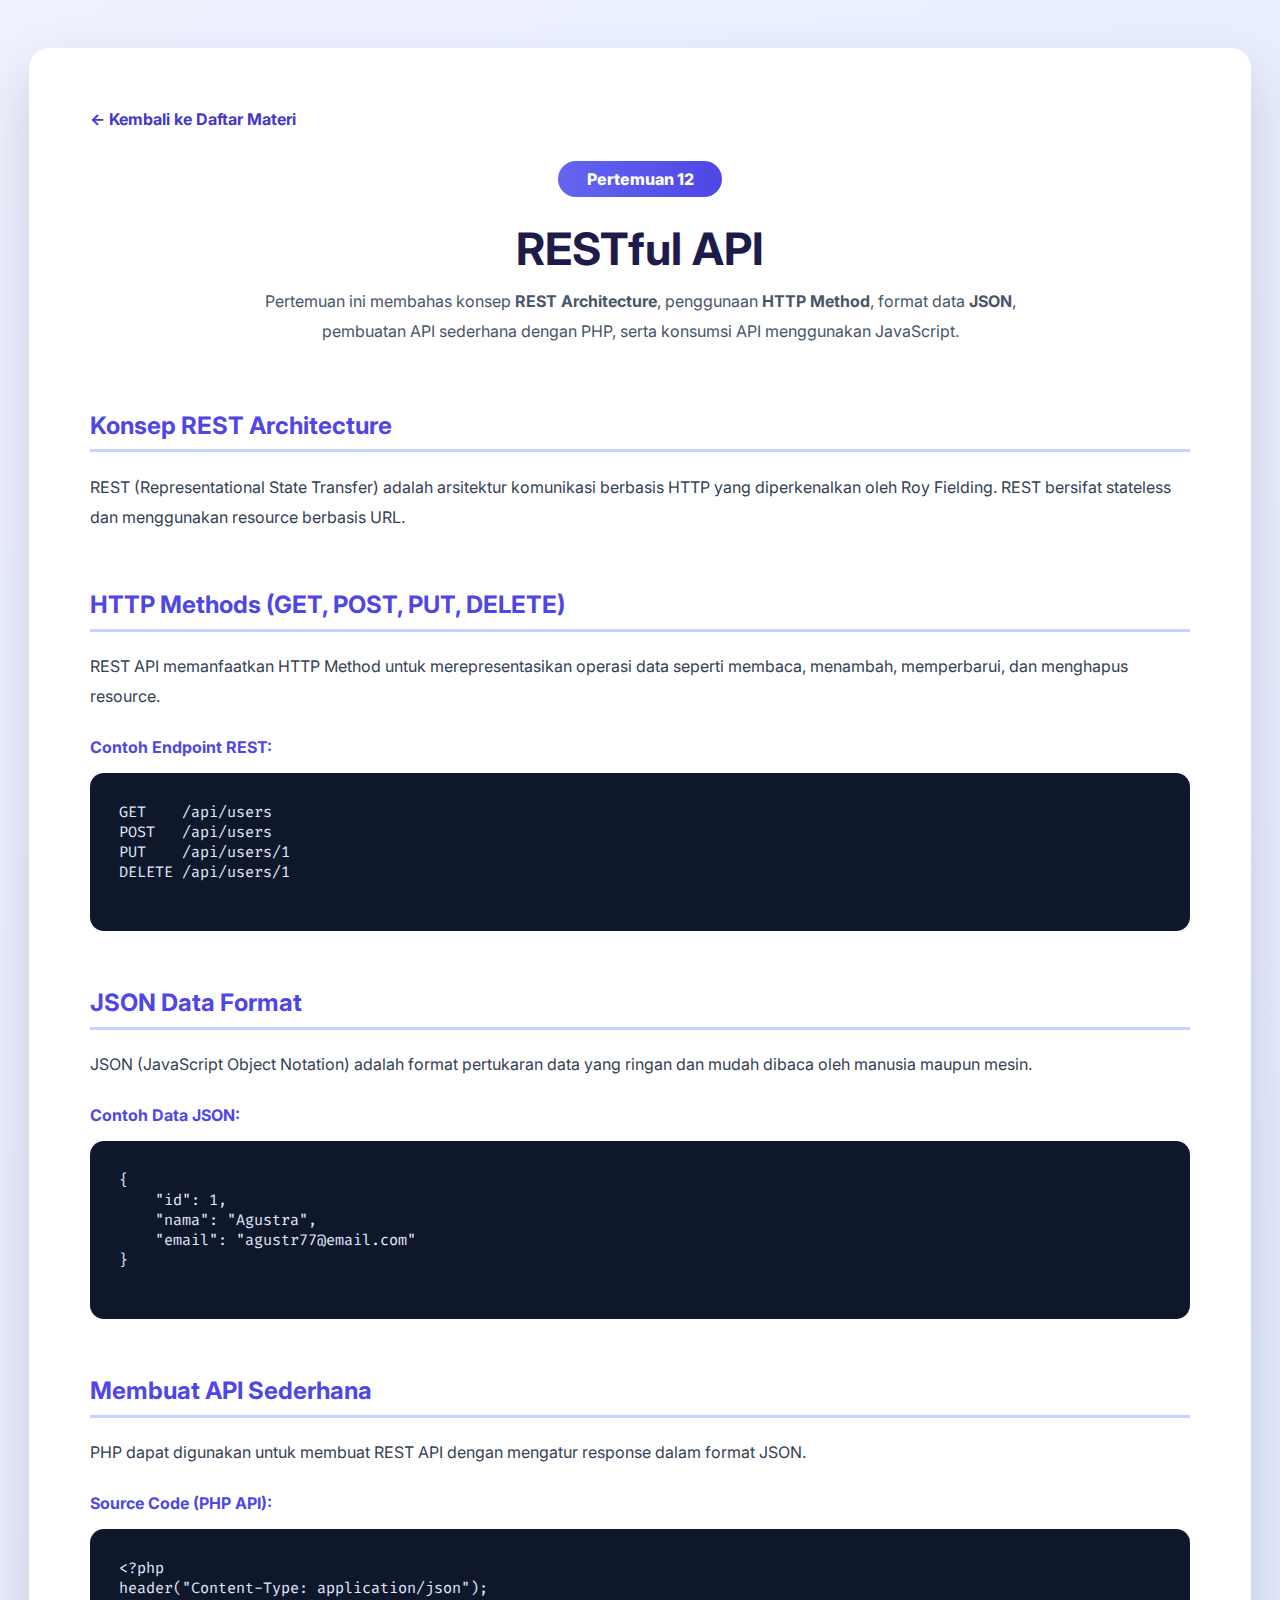
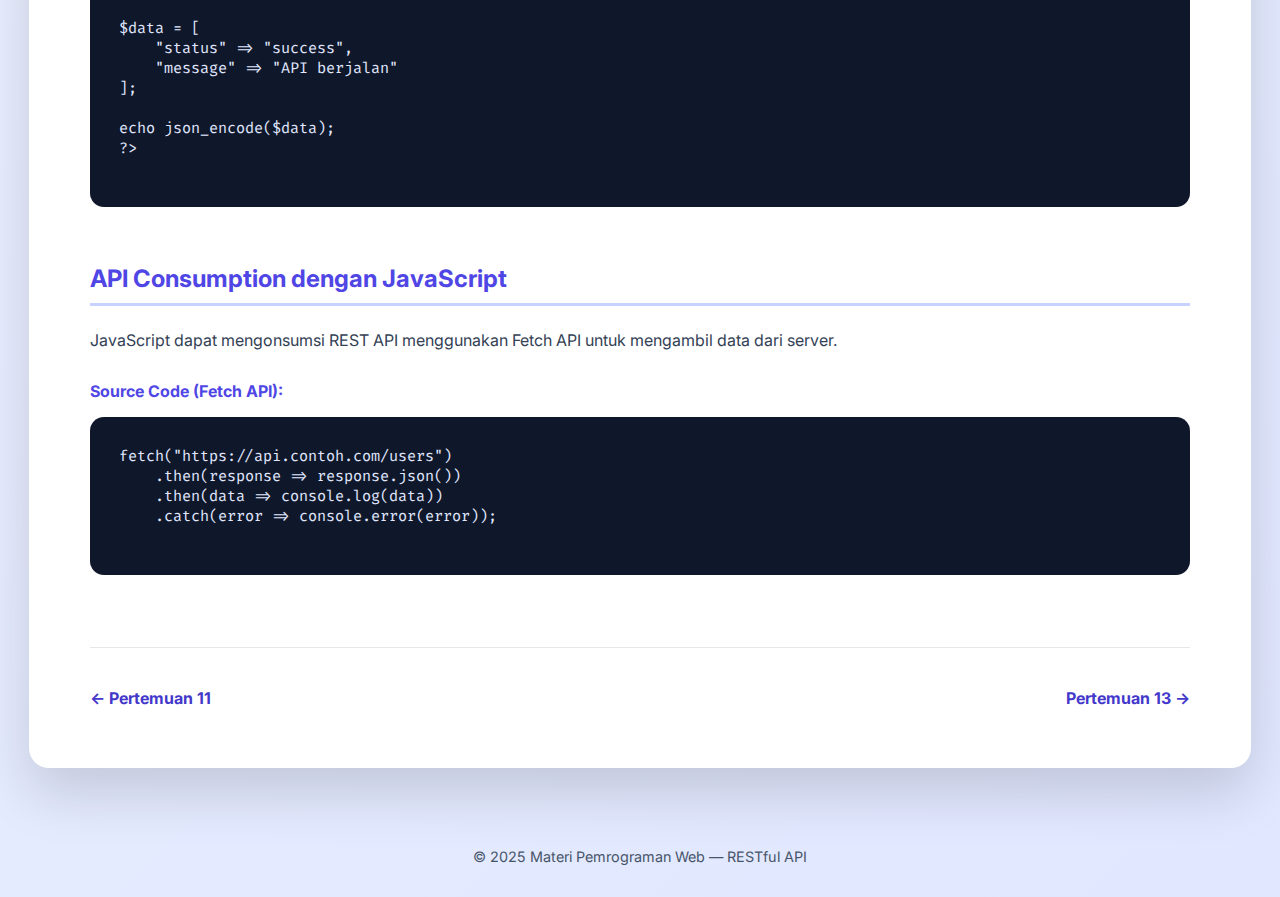
<file: pertemuan-12.html>
<!DOCTYPE html>
<html lang="id">
<head>
    <base href="https://agustradaely-ctrl.github.io/UAS-Pemrograman_Web.github.io/">
    <meta charset="UTF-8">
    <title>Pertemuan 12 – RESTful API</title>
    <meta name="viewport" content="width=device-width, initial-scale=1.0">

    <!-- Font & Icon -->
    <link href="https://fonts.googleapis.com/css2?family=Inter:wght@400;600;700&family=Fira+Code&display=swap" rel="stylesheet">
    <link rel="stylesheet" href="https://cdnjs.cloudflare.com/ajax/libs/font-awesome/6.5.0/css/all.min.css">

    <style>
        body {
            margin: 0;
            font-family: 'Inter', sans-serif;
            background: linear-gradient(135deg, #eef2ff, #e0e7ff);
            color: #1e293b;
        }
        header {
            background: #1e1b4b;
            padding: 1rem 2rem;
        }

        header a {
            color: #c7d2fe;
            text-decoration: none;
            font-weight: 700;
            margin-right: 1.5rem;
        }

        main {
            max-width: 1100px;
            margin: 3rem auto;
            background: #ffffff;
            padding: 3.8rem;
            border-radius: 20px;
            box-shadow: 0 25px 55px rgba(0,0,0,0.15);
        }

        .back-link {
            display: inline-block;
            margin-bottom: 2rem;
            color: #4338ca;
            font-weight: 700;
            text-decoration: none;
        }

        .page-header {
            text-align: center;
            margin-bottom: 4rem;
        }

        .badge {
            display: inline-block;
            background: linear-gradient(90deg, #6366f1, #4f46e5);
            color: white;
            padding: 0.5rem 1.8rem;
            border-radius: 999px;
            font-weight: 800;
            margin-bottom: 1rem;
        }

        h1 {
            margin: 0.6rem 0;
            font-size: 2.8rem;
            color: #1e1b4b;
        }

        .subtitle {
            max-width: 760px;
            margin: 0 auto;
            line-height: 1.9;
            color: #475569;
        }

        .materi-section {
            margin: 3.6rem 0;
        }

        .materi-section h2 {
            color: #4f46e5;
            border-bottom: 3px solid #c7d2fe;
            padding-bottom: 0.6rem;
            margin-bottom: 1.2rem;
        }

        .materi-section p {
            line-height: 1.9;
            color: #334155;
        }

        .code-title {
            margin-top: 1.6rem;
            font-weight: 700;
            color: #4f46e5;
        }

        pre.code-block {
            background: #0f172a;
            color: #e0e7ff;
            padding: 1.8rem;
            border-radius: 14px;
            overflow-x: auto;
            font-family: 'Fira Code', monospace;
            font-size: 0.95rem;
            margin-top: 1rem;
        }

        .nav-bottom {
            display: flex;
            justify-content: space-between;
            margin-top: 4.5rem;
            padding-top: 2.5rem;
            border-top: 1px solid #e5e7eb;
        }

        .nav-bottom a {
            text-decoration: none;
            font-weight: 700;
            color: #4338ca;
        }

        footer {
            text-align: center;
            padding: 2rem;
            color: #475569;
            font-size: 0.9rem;
        }

        @media (max-width: 768px) {
            main {
                margin: 1.5rem;
                padding: 2.3rem;
            }

            h1 {
                font-size: 2.2rem;
            }
        }
    </style>
</head>

<body>
<main>

    <a href="index.html" class="back-link">
        ← Kembali ke Daftar Materi
    </a>

    <div class="page-header">
        <div class="badge">Pertemuan 12</div>
        <h1>RESTful API</h1>
        <p class="subtitle">
            Pertemuan ini membahas konsep <strong>REST Architecture</strong>,
            penggunaan <strong>HTTP Method</strong>, format data <strong>JSON</strong>,
            pembuatan API sederhana dengan PHP, serta konsumsi API menggunakan JavaScript.
        </p>
    </div>

    <!-- REST -->
    <section class="materi-section">
        <h2>Konsep REST Architecture</h2>
        <p>
            REST (Representational State Transfer) adalah arsitektur komunikasi
            berbasis HTTP yang diperkenalkan oleh Roy Fielding.
            REST bersifat stateless dan menggunakan resource berbasis URL.
        </p>
    </section>

    <!-- HTTP -->
    <section class="materi-section">
        <h2>HTTP Methods (GET, POST, PUT, DELETE)</h2>
        <p>
            REST API memanfaatkan HTTP Method untuk merepresentasikan operasi data
            seperti membaca, menambah, memperbarui, dan menghapus resource.
        </p>

        <div class="code-title">Contoh Endpoint REST:</div>
        <pre class="code-block">
GET    /api/users
POST   /api/users
PUT    /api/users/1
DELETE /api/users/1
        </pre>
    </section>

    <!-- JSON -->
    <section class="materi-section">
        <h2>JSON Data Format</h2>
        <p>
            JSON (JavaScript Object Notation) adalah format pertukaran data
            yang ringan dan mudah dibaca oleh manusia maupun mesin.
        </p>

        <div class="code-title">Contoh Data JSON:</div>
        <pre class="code-block">
{
    "id": 1,
    "nama": "Agustra",
    "email": "agustr77@email.com"
}
        </pre>
    </section>

    <!-- API PHP -->
    <section class="materi-section">
        <h2>Membuat API Sederhana</h2>
        <p>
            PHP dapat digunakan untuk membuat REST API
            dengan mengatur response dalam format JSON.
        </p>

        <div class="code-title">Source Code (PHP API):</div>
        <pre class="code-block">
&lt;?php
header("Content-Type: application/json");

$data = [
    "status" =&gt; "success",
    "message" =&gt; "API berjalan"
];

echo json_encode($data);
?&gt;
        </pre>
    </section>

    <!-- Consume -->
    <section class="materi-section">
        <h2>API Consumption dengan JavaScript</h2>
        <p>
            JavaScript dapat mengonsumsi REST API menggunakan Fetch API
            untuk mengambil data dari server.
        </p>

        <div class="code-title">Source Code (Fetch API):</div>
        <pre class="code-block">
fetch("https://api.contoh.com/users")
    .then(response =&gt; response.json())
    .then(data =&gt; console.log(data))
    .catch(error =&gt; console.error(error));
        </pre>
    </section>

    <div class="nav-bottom">
        <a href="pertemuan-11.html">← Pertemuan 11</a>
        <a href="pertemuan-13.html">Pertemuan 13 →</a>
    </div>

</main>

<footer>
    &copy; 2025 Materi Pemrograman Web — RESTful API
</footer>

</body>
</html>
</file>
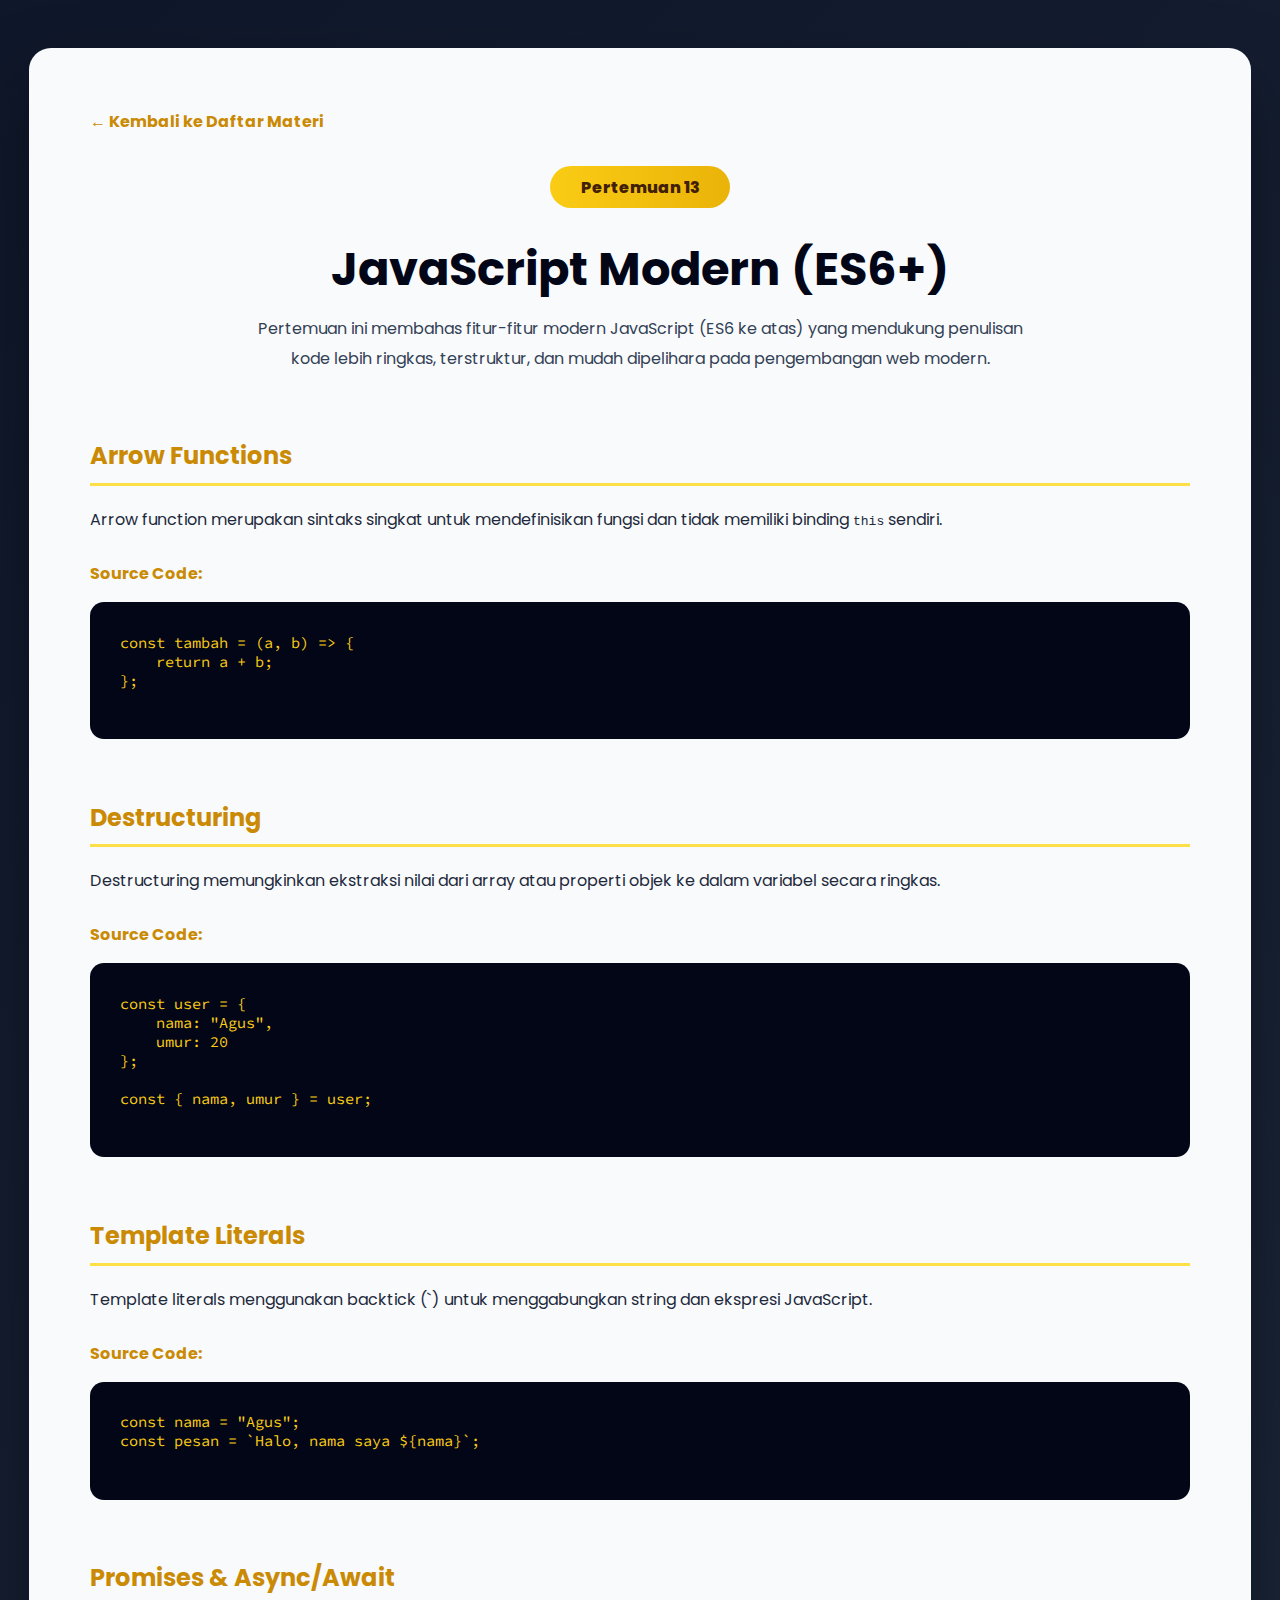
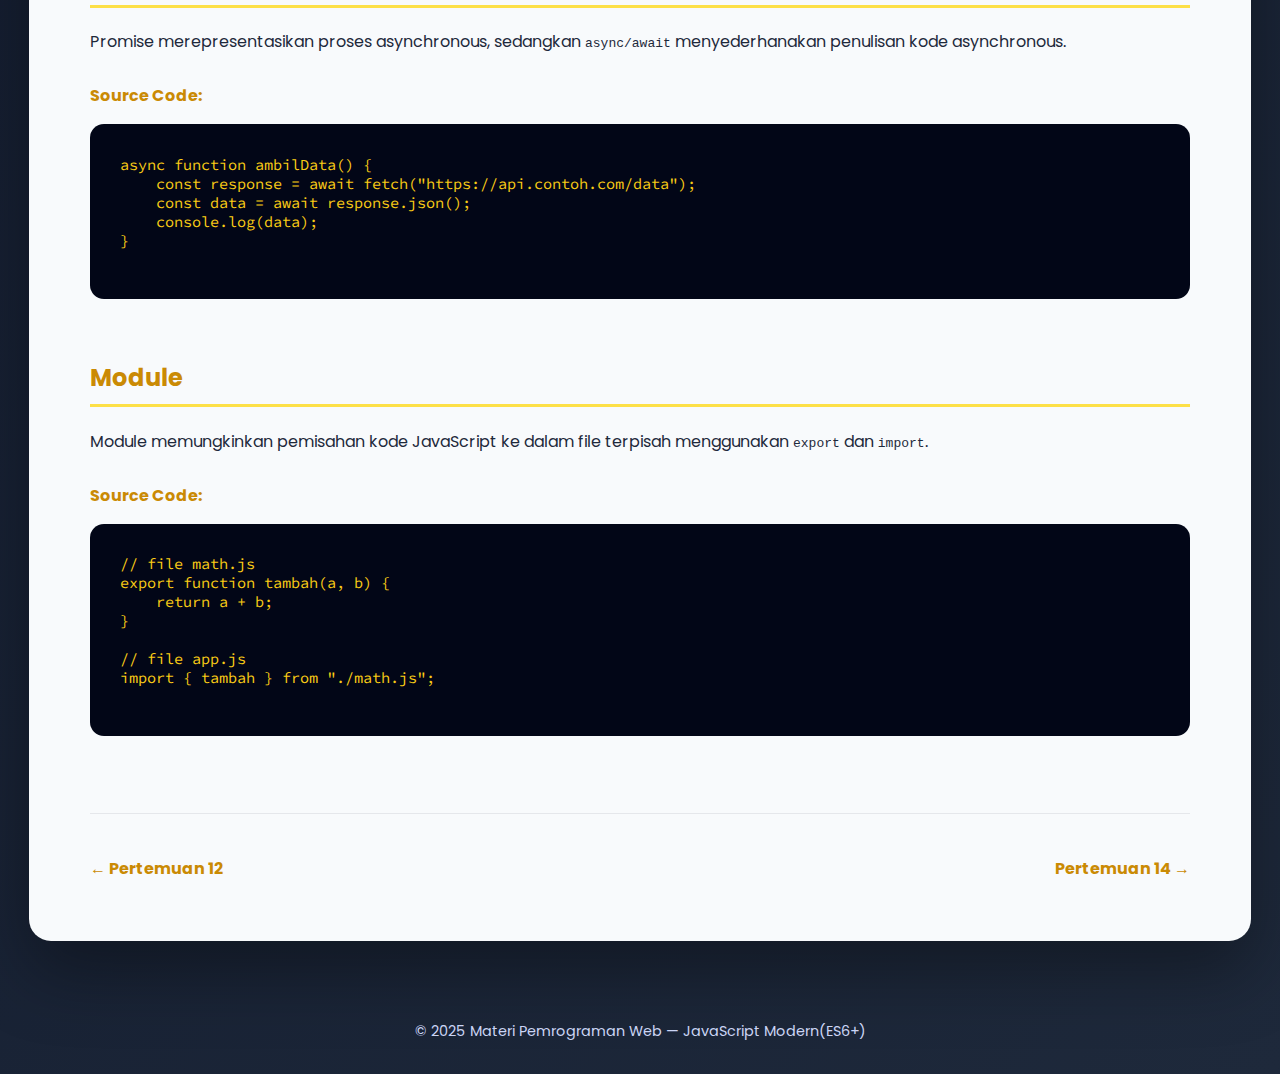
<file: pertemuan-13.html>
<!DOCTYPE html>
<html lang="id">
<head>
    <base href="https://agustradaely-ctrl.github.io/UAS-Pemrograman_Web.github.io/">
    <meta charset="UTF-8">
    <title>Pertemuan 13 – JavaScript Modern (ES6+)</title>
    <meta name="viewport" content="width=device-width, initial-scale=1.0">

    <!-- Font & Icon -->
    <link href="https://fonts.googleapis.com/css2?family=Poppins:wght@400;600;700&family=Source+Code+Pro&display=swap" rel="stylesheet">
    <link rel="stylesheet" href="https://cdnjs.cloudflare.com/ajax/libs/font-awesome/6.5.0/css/all.min.css">

    <style>
        body {
            margin: 0;
            font-family: 'Poppins', sans-serif;
            background: linear-gradient(135deg, #0f172a, #1e293b);
            color: #0f172a;
        }

        header {
            background: #020617;
            padding: 1rem 2rem;
        }

        header a {
            color: #facc15;
            text-decoration: none;
            font-weight: 700;
            margin-right: 1.6rem;
        }

        main {
            max-width: 1100px;
            margin: 3rem auto;
            background: #f8fafc;
            padding: 3.8rem;
            border-radius: 22px;
            box-shadow: 0 30px 70px rgba(0,0,0,0.35);
        }

        .back-link {
            display: inline-block;
            margin-bottom: 2rem;
            color: #ca8a04;
            font-weight: 700;
            text-decoration: none;
        }

        .page-header {
            text-align: center;
            margin-bottom: 4rem;
        }

        .badge {
            display: inline-block;
            background: linear-gradient(90deg, #facc15, #eab308);
            color: #422006;
            padding: 0.55rem 1.9rem;
            border-radius: 999px;
            font-weight: 800;
            margin-bottom: 1rem;
        }

        h1 {
            margin: 0.6rem 0;
            font-size: 2.9rem;
            color: #020617;
        }

        .subtitle {
            max-width: 780px;
            margin: 0 auto;
            line-height: 1.9;
            color: #334155;
        }

        .materi-section {
            margin: 3.8rem 0;
        }

        .materi-section h2 {
            color: #ca8a04;
            border-bottom: 3px solid #fde047;
            padding-bottom: 0.6rem;
            margin-bottom: 1.2rem;
        }

        .materi-section p {
            line-height: 1.9;
            color: #1e293b;
        }

        .code-title {
            margin-top: 1.6rem;
            font-weight: 700;
            color: #ca8a04;
        }

        pre.code-block {
            background: #020617;
            color: #facc15;
            padding: 1.9rem;
            border-radius: 14px;
            overflow-x: auto;
            font-family: 'Source Code Pro', monospace;
            font-size: 0.95rem;
            margin-top: 1rem;
        }

        .nav-bottom {
            display: flex;
            justify-content: space-between;
            margin-top: 4.8rem;
            padding-top: 2.6rem;
            border-top: 1px solid #e5e7eb;
        }

        .nav-bottom a {
            text-decoration: none;
            font-weight: 700;
            color: #ca8a04;
        }

        footer {
            text-align: center;
            padding: 2rem;
            color: #cbd5f5;
            font-size: 0.9rem;
        }

        @media (max-width: 768px) {
            main {
                margin: 1.5rem;
                padding: 2.4rem;
            }

            h1 {
                font-size: 2.2rem;
            }
        }
    </style>
</head>
<body>
<main>

    <a href="index.html" class="back-link">
        ← Kembali ke Daftar Materi
    </a>

    <div class="page-header">
        <div class="badge">Pertemuan 13</div>
        <h1>JavaScript Modern (ES6+)</h1>
        <p class="subtitle">
            Pertemuan ini membahas fitur-fitur modern JavaScript (ES6 ke atas)
            yang mendukung penulisan kode lebih ringkas, terstruktur,
            dan mudah dipelihara pada pengembangan web modern.
        </p>
    </div>

    <!-- Arrow Function -->
    <section class="materi-section">
        <h2>Arrow Functions</h2>
        <p>
            Arrow function merupakan sintaks singkat untuk mendefinisikan fungsi
            dan tidak memiliki binding <code>this</code> sendiri.
        </p>

        <div class="code-title">Source Code:</div>
        <pre class="code-block">
const tambah = (a, b) =&gt; {
    return a + b;
};
        </pre>
    </section>

    <!-- Destructuring -->
    <section class="materi-section">
        <h2>Destructuring</h2>
        <p>
            Destructuring memungkinkan ekstraksi nilai dari array
            atau properti objek ke dalam variabel secara ringkas.
        </p>

        <div class="code-title">Source Code:</div>
        <pre class="code-block">
const user = {
    nama: "Agus",
    umur: 20
};

const { nama, umur } = user;
        </pre>
    </section>

    <!-- Template Literal -->
    <section class="materi-section">
        <h2>Template Literals</h2>
        <p>
            Template literals menggunakan backtick (`) untuk
            menggabungkan string dan ekspresi JavaScript.
        </p>

        <div class="code-title">Source Code:</div>
        <pre class="code-block">
const nama = "Agus";
const pesan = `Halo, nama saya ${nama}`;
        </pre>
    </section>

    <!-- Promise -->
    <section class="materi-section">
        <h2>Promises & Async/Await</h2>
        <p>
            Promise merepresentasikan proses asynchronous,
            sedangkan <code>async/await</code> menyederhanakan
            penulisan kode asynchronous.
        </p>

        <div class="code-title">Source Code:</div>
        <pre class="code-block">
async function ambilData() {
    const response = await fetch("https://api.contoh.com/data");
    const data = await response.json();
    console.log(data);
}
        </pre>
    </section>

    <!-- Module -->
    <section class="materi-section">
        <h2>Module</h2>
        <p>
            Module memungkinkan pemisahan kode JavaScript
            ke dalam file terpisah menggunakan <code>export</code>
            dan <code>import</code>.
        </p>

        <div class="code-title">Source Code:</div>
        <pre class="code-block">
// file math.js
export function tambah(a, b) {
    return a + b;
}

// file app.js
import { tambah } from "./math.js";
        </pre>
    </section>

    <div class="nav-bottom">
        <a href="pertemuan-12.html">← Pertemuan 12</a>
        <a href="pertemuan-14.html">Pertemuan 14 →</a>
    </div>

</main>

<footer>
    &copy; 2025 Materi Pemrograman Web — JavaScript Modern(ES6+)
</footer>

</body>
</html>
</file>
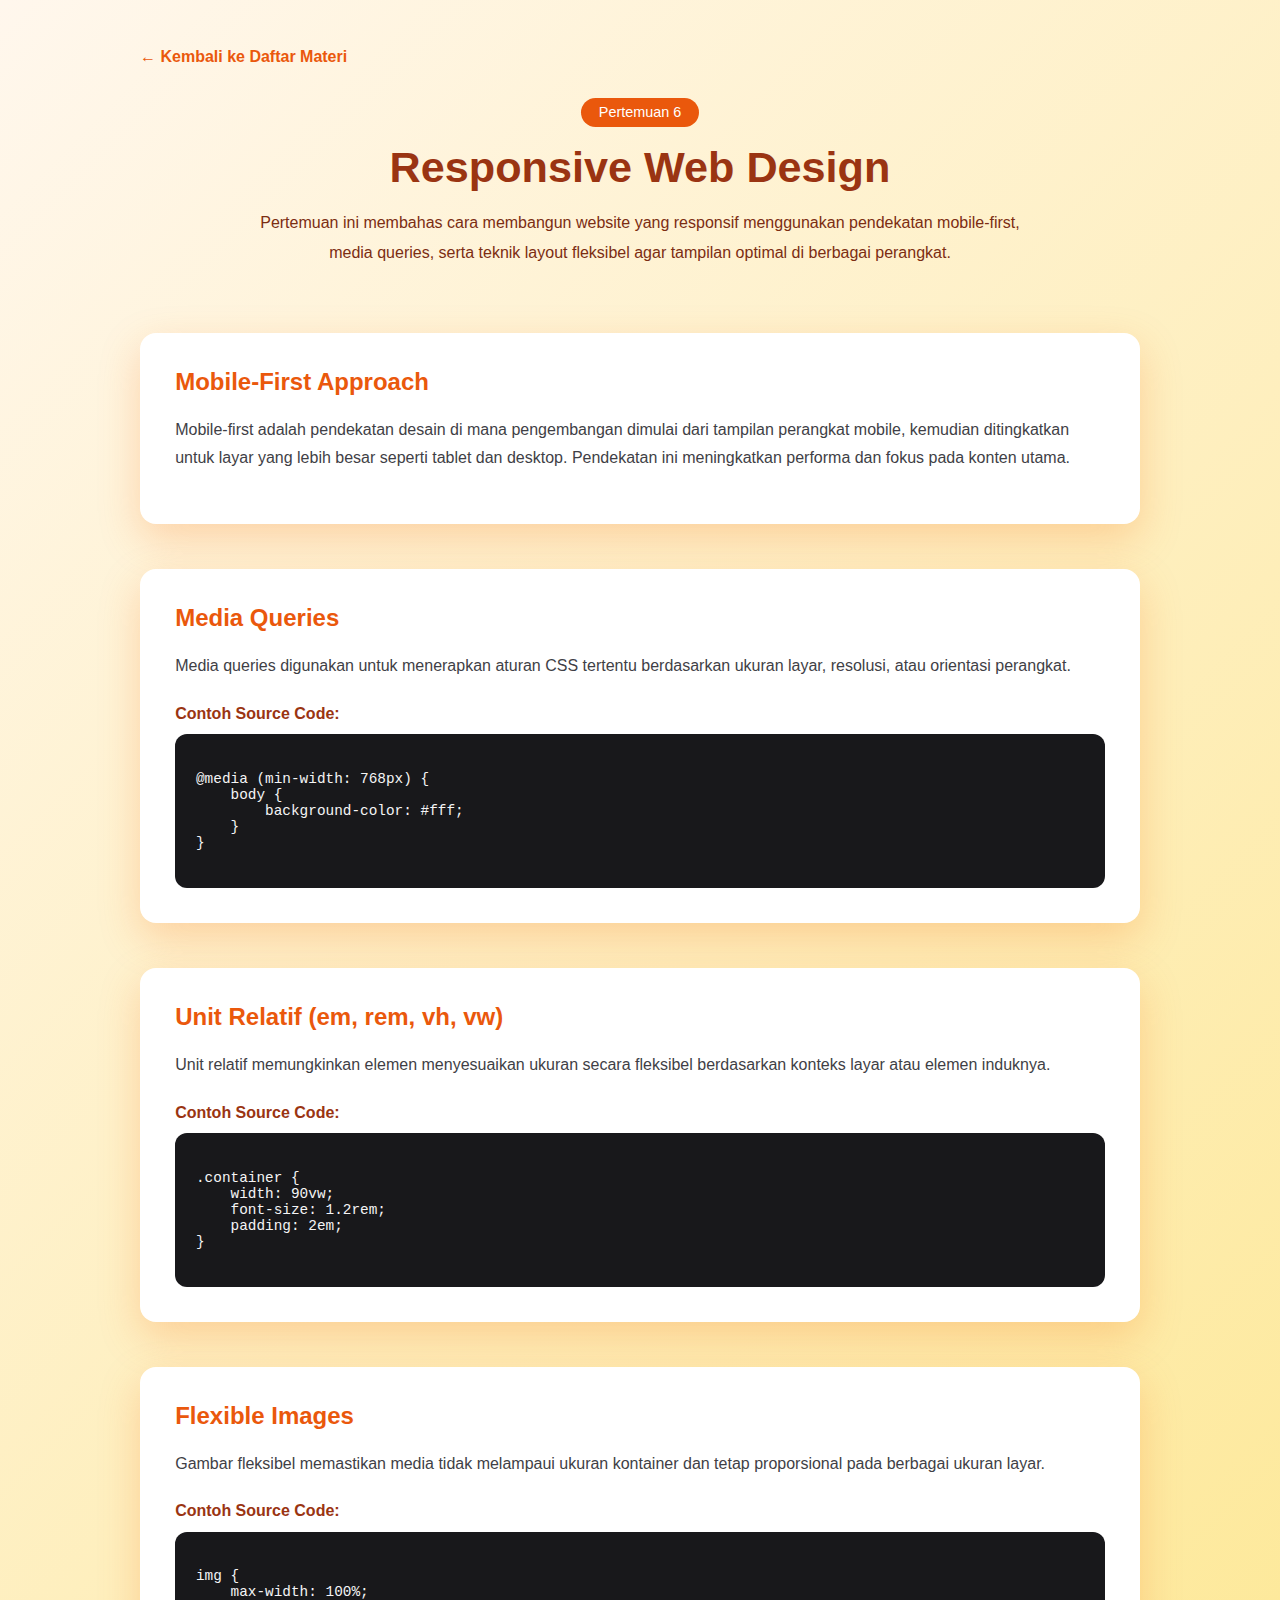
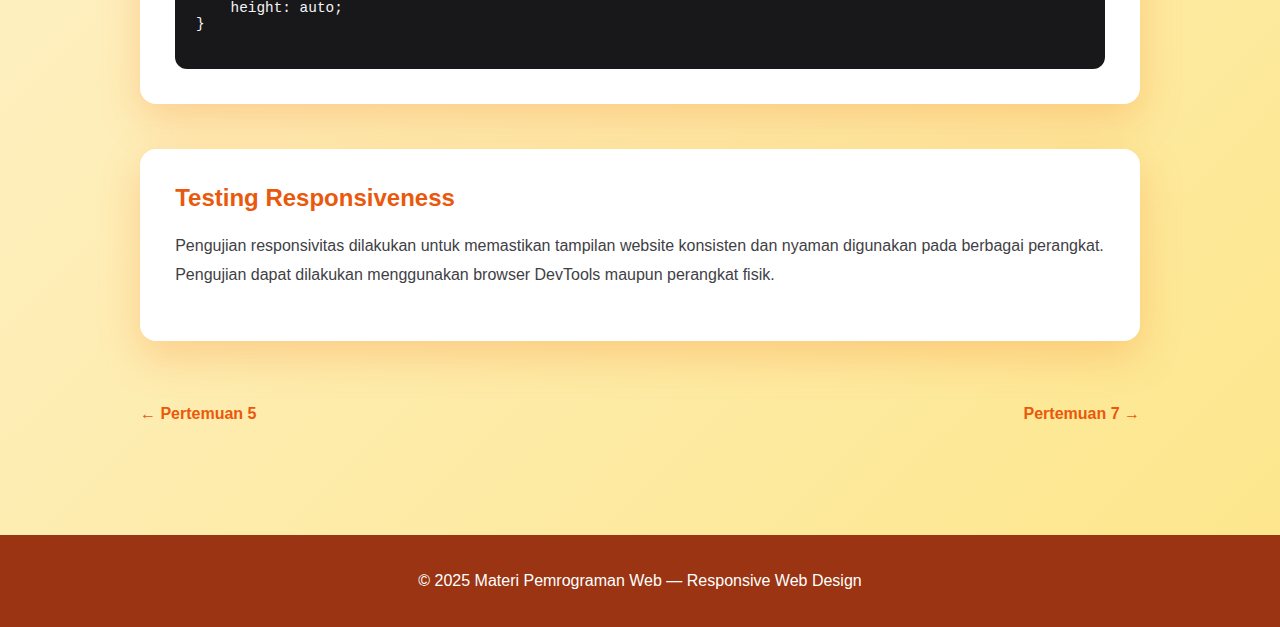
<file: pertemuan-6.html>
<!DOCTYPE html>
<html lang="id">
<head>
    <base href="https://agustradaely-ctrl.github.io/UAS-Pemrograman_Web.github.io/">
    <meta charset="UTF-8">
    <meta name="viewport" content="width=device-width, initial-scale=1.0">
    <title>Pertemuan 6 - Responsive Web Design</title>

    <!-- Styling Khusus Pertemuan 6 -->
    <style>
        body {
            margin: 0;
            font-family: "Poppins", sans-serif;
            background: linear-gradient(135deg, #fff7ed, #fde68a);
            color: #3f3f46;
        }
        header {
            background: linear-gradient(90deg, #f97316, #fb7185);
            padding: 1.2rem 0;
        }

        .nav-container {
            max-width: 1100px;
            margin: auto;
            padding: 0 2rem;
            display: flex;
            justify-content: space-between;
            align-items: center;
        }

        .nav-container a {
            color: #ffffff;
            text-decoration: none;
            font-weight: 600;
        }

        .container {
            max-width: 1000px;
            margin: auto;
            padding: 3rem 2rem;
        }

        .back-link {
            display: inline-block;
            margin-bottom: 2rem;
            color: #ea580c;
            font-weight: 600;
            text-decoration: none;
        }

        .page-header {
            text-align: center;
            margin-bottom: 4rem;
        }

        .badge {
            display: inline-block;
            background-color: #ea580c;
            color: white;
            padding: 0.4rem 1.1rem;
            border-radius: 999px;
            font-size: 0.9rem;
        }

        .page-header h1 {
            font-size: 2.7rem;
            margin: 1rem 0;
            color: #9a3412;
        }

        .page-header p {
            max-width: 780px;
            margin: auto;
            line-height: 1.9;
            color: #7c2d12;
        }

        .materi-section {
            background-color: #ffffff;
            padding: 2.2rem;
            margin-bottom: 2.8rem;
            border-radius: 16px;
            box-shadow: 0 15px 40px rgba(249, 115, 22, 0.25);
        }

        .materi-section h2 {
            margin-top: 0;
            color: #ea580c;
        }

        .materi-section p {
            line-height: 1.8;
        }

        .code-title {
            margin-top: 1.5rem;
            font-weight: 600;
            color: #9a3412;
        }

        .code-block {
            background-color: #18181b;
            color: #f4f4f5;
            padding: 1.3rem;
            border-radius: 12px;
            margin-top: 0.7rem;
            overflow-x: auto;
            font-size: 0.9rem;
        }

        pre {
            margin: 0;
        }

        .nav-bottom {
            display: flex;
            justify-content: space-between;
            margin-top: 4rem;
            font-weight: 600;
        }

        .nav-bottom a {
            text-decoration: none;
            color: #ea580c;
        }

        footer {
            background-color: #9a3412;
            color: white;
            text-align: center;
            padding: 1.3rem;
            margin-top: 4rem;
        }
    </style>
</head>

<body>
<main class="container">

    <!-- Kembali -->
    <a href="index.html" class="back-link">
        ← Kembali ke Daftar Materi
    </a>

    <!-- Header Materi -->
    <div class="page-header">
        <span class="badge">Pertemuan 6</span>
        <h1>Responsive Web Design</h1>
        <p>
            Pertemuan ini membahas cara membangun website yang responsif
            menggunakan pendekatan mobile-first, media queries,
            serta teknik layout fleksibel agar tampilan optimal di berbagai perangkat.
        </p>
    </div>

    <!-- 1 -->
    <section class="materi-section">
        <h2>Mobile-First Approach</h2>
        <p>
            Mobile-first adalah pendekatan desain di mana pengembangan dimulai
            dari tampilan perangkat mobile, kemudian ditingkatkan
            untuk layar yang lebih besar seperti tablet dan desktop.
            Pendekatan ini meningkatkan performa dan fokus pada konten utama.
        </p>
    </section>

    <!-- 2 -->
    <section class="materi-section">
        <h2>Media Queries</h2>
        <p>
            Media queries digunakan untuk menerapkan aturan CSS tertentu
            berdasarkan ukuran layar, resolusi, atau orientasi perangkat.
        </p>

        <div class="code-title">Contoh Source Code:</div>
        <pre class="code-block"><code>
@media (min-width: 768px) {
    body {
        background-color: #fff;
    }
}
        </code></pre>
    </section>

    <!-- 3 -->
    <section class="materi-section">
        <h2>Unit Relatif (em, rem, vh, vw)</h2>
        <p>
            Unit relatif memungkinkan elemen menyesuaikan ukuran secara fleksibel
            berdasarkan konteks layar atau elemen induknya.
        </p>

        <div class="code-title">Contoh Source Code:</div>
        <pre class="code-block"><code>
.container {
    width: 90vw;
    font-size: 1.2rem;
    padding: 2em;
}
        </code></pre>
    </section>

    <!-- 4 -->
    <section class="materi-section">
        <h2>Flexible Images</h2>
        <p>
            Gambar fleksibel memastikan media tidak melampaui ukuran kontainer
            dan tetap proporsional pada berbagai ukuran layar.
        </p>

        <div class="code-title">Contoh Source Code:</div>
        <pre class="code-block"><code>
img {
    max-width: 100%;
    height: auto;
}
        </code></pre>
    </section>

    <!-- 5 -->
    <section class="materi-section">
        <h2>Testing Responsiveness</h2>
        <p>
            Pengujian responsivitas dilakukan untuk memastikan tampilan website
            konsisten dan nyaman digunakan pada berbagai perangkat.
            Pengujian dapat dilakukan menggunakan browser DevTools
            maupun perangkat fisik.
        </p>
    </section>

    <!-- Navigasi -->
    <div class="nav-bottom">
        <a href="pertemuan-5.html">← Pertemuan 5</a>
        <a href="pertemuan-7.html">Pertemuan 7 →</a>
    </div>

</main>

<footer>
    <p>&copy; 2025 Materi Pemrograman Web — Responsive Web Design</p>
</footer>

</body>
</html>
</file>
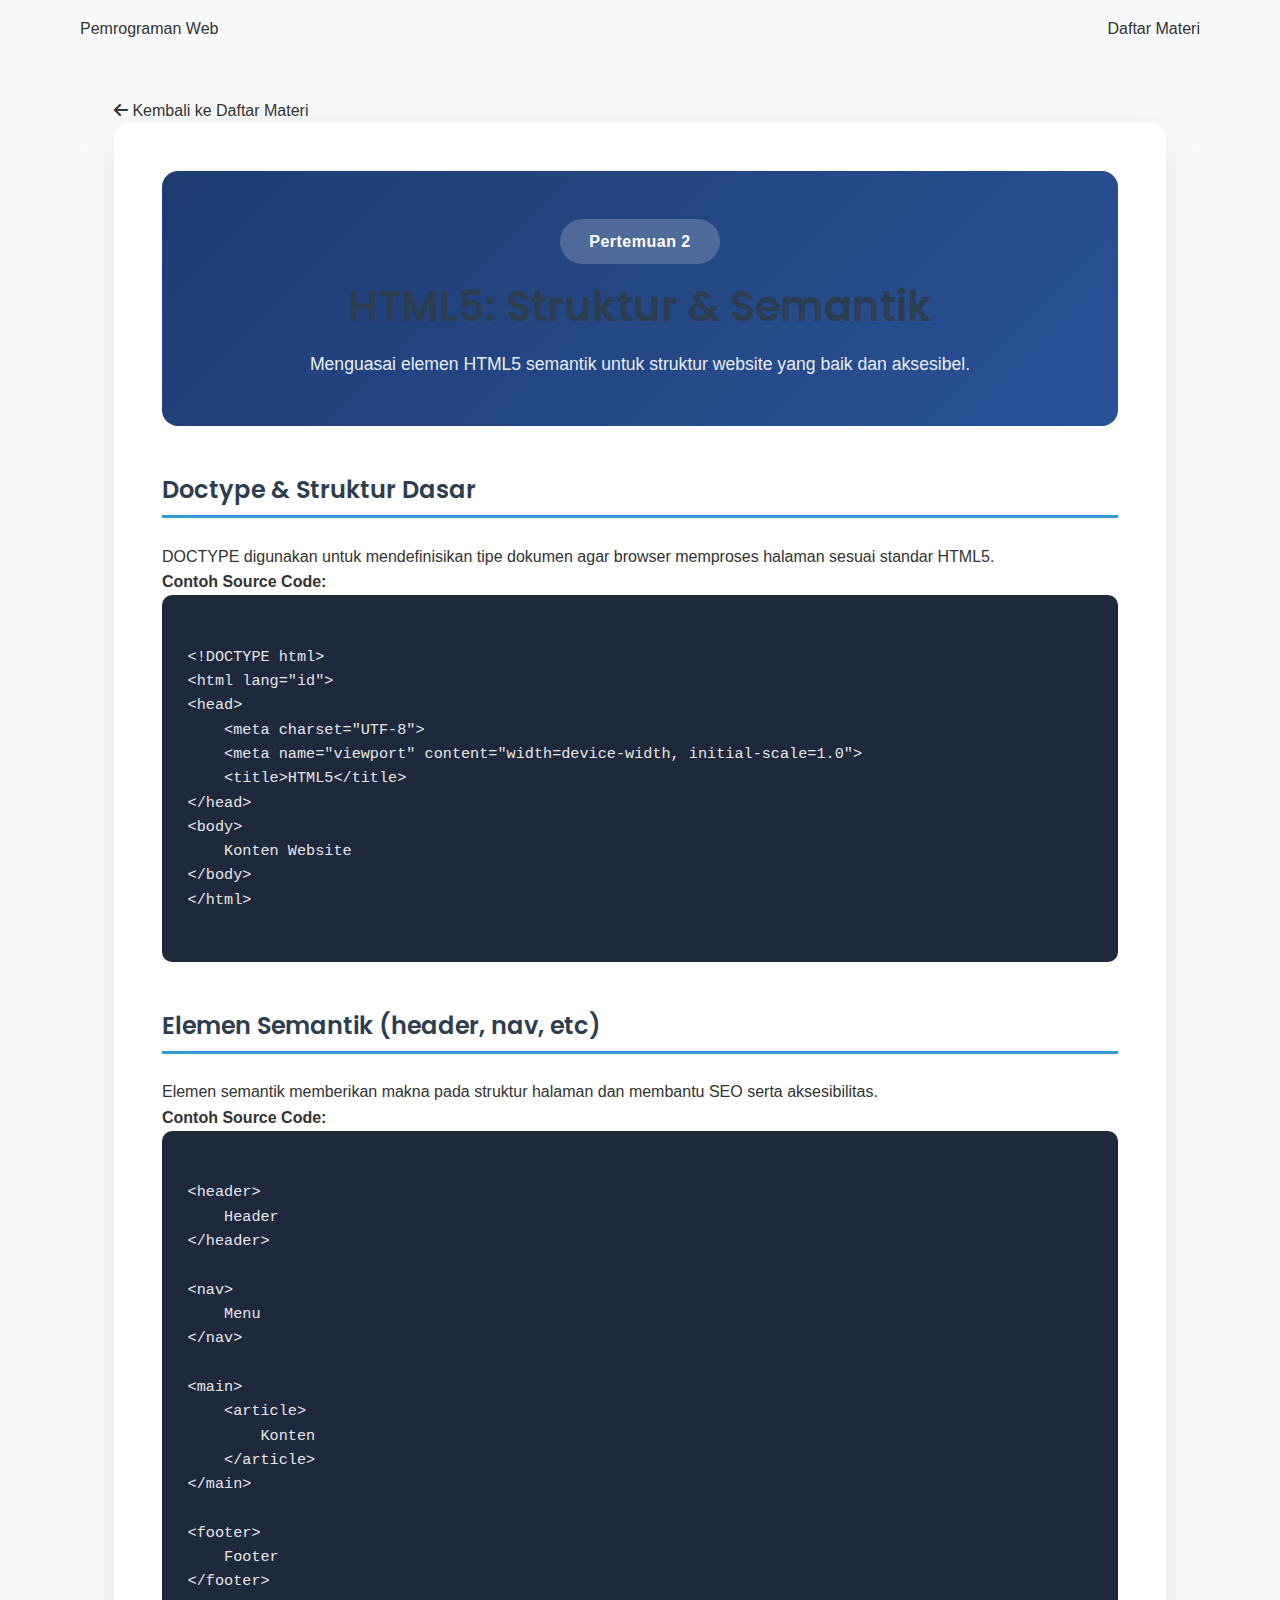
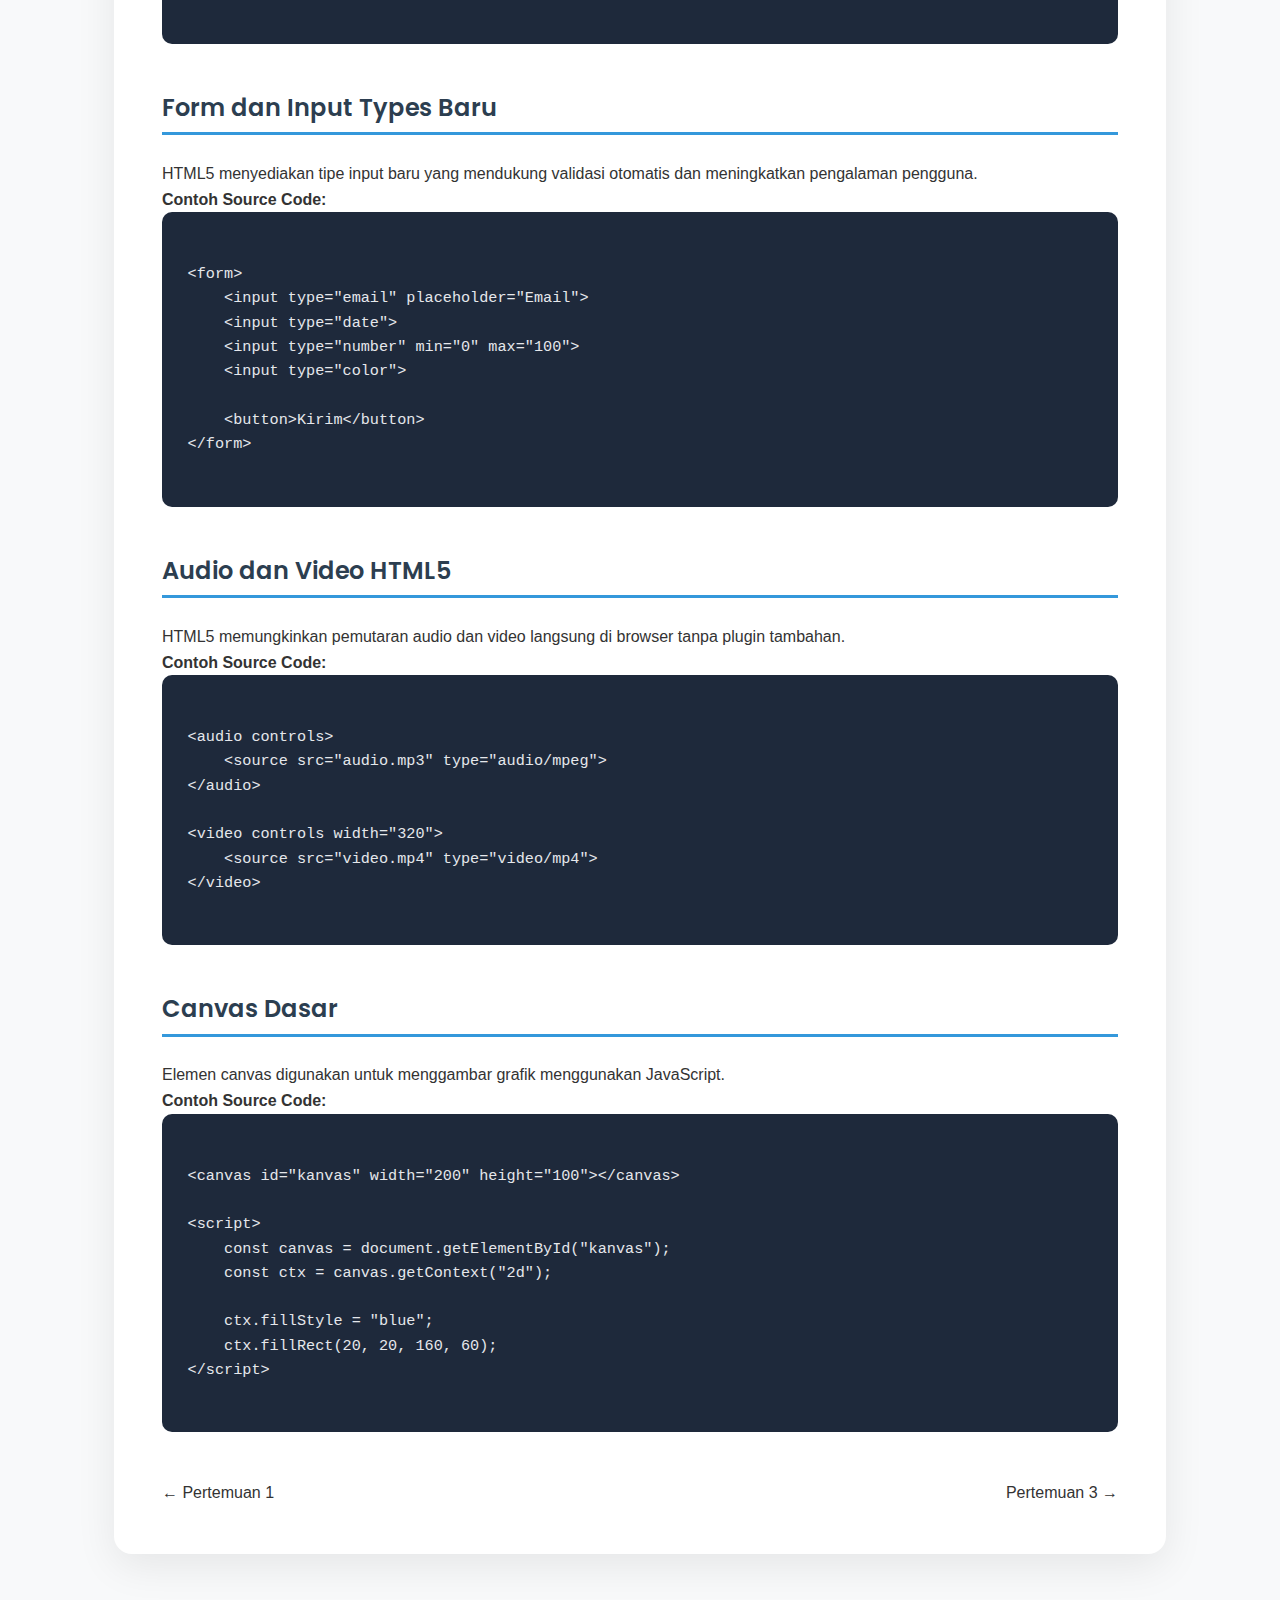
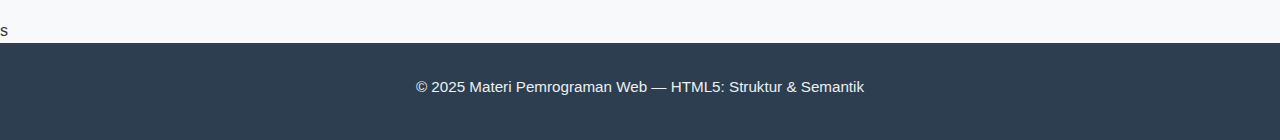
<file: project_materi_kuliah/pertemuan/pertemuan-2.html>
<!DOCTYPE html>
<html lang="id">
<head>
<base href="https://agustradaely-ctrl.github.io/UAS-Pemrograman_Web.github.io/">
<meta charset="UTF-8">
<meta name="viewport" content="width=device-width, initial-scale=1.0">
<title>Pertemuan 2: HTML5 – Struktur & Semantik</title>

<link rel="stylesheet" href="../style.css">
<link rel="stylesheet" href="https://cdnjs.cloudflare.com/ajax/libs/font-awesome/6.4.0/css/all.min.css">
<link href="https://fonts.googleapis.com/css2?family=Poppins:wght@300;400;500;600;700&display=swap" rel="stylesheet">

<style>
/* ===== KHUSUS PERTEMUAN 2 ===== */

.content-wrapper{
    max-width:1100px;
    margin:2.5rem auto 4rem;
    padding:0 1.5rem;
}

.materi-content{
    background:#ffffff;
    padding:3rem;
    border-radius:18px;
    box-shadow:0 12px 40px rgba(0,0,0,.08);
}

/* HERO HEADER */
.page-header{
    text-align:center;
    padding:3rem 2rem;
    background:linear-gradient(135deg,#1e3c72,#2a5298);
    border-radius:16px;
    color:#fff;
    margin-bottom:3rem;
}

.page-header h1{
    font-size:2.6rem;
    margin:1rem 0;
}

.page-header p{
    font-size:1.1rem;
    opacity:.9;
}

.pertemuan-badge{
    display:inline-block;
    background:rgba(255,255,255,.2);
    padding:.6rem 1.8rem;
    border-radius:50px;
    font-weight:600;
    letter-spacing:.5px;
}

/* TUJUAN */
.tujuan-box{
    background:#f4f9ff;
    margin-top:2.5rem;
    padding:2rem;
    border-radius:12px;
    border-left:6px solid #3498db;
    text-align:left;
}

/* SECTION */
.materi-section{
    margin:3rem 0;
}

.materi-section h2{
    display:flex;
    align-items:center;
    gap:12px;
    color:#2c3e50;
    border-bottom:3px solid #3498db;
    padding-bottom:.6rem;
    margin-bottom:1.6rem;
}

/* CARD GRID */
.card-grid{
    display:grid;
    grid-template-columns:repeat(auto-fit,minmax(220px,1fr));
    gap:1.5rem;
}

.card{
    background:#fff;
    padding:1.6rem;
    border-radius:12px;
    box-shadow:0 8px 25px rgba(0,0,0,.07);
    transition:.3s;
}

.card:hover{
    transform:translateY(-6px);
}

.card i{
    font-size:2.2rem;
    color:#3498db;
    margin-bottom:.8rem;
}

/* CODE */
.code-block{
    background:#1e293b;
    color:#e5e7eb;
    padding:1.6rem;
    border-radius:10px;
    font-family:monospace;
    font-size:.95rem;
    overflow-x:auto;
}

/* HIGHLIGHT */
.highlight-box{
    background:#fff8e1;
    border-left:6px solid #f1c40f;
    padding:1.6rem;
    border-radius:0 10px 10px 0;
}

/* LATIHAN */
.latihan-box{
    background:linear-gradient(135deg,#e8f5e9,#c8e6c9);
    padding:2.2rem;
    border-radius:14px;
    border-left:6px solid #2ecc71;
}

/* RESPONSIVE */
@media(max-width:768px){
    .materi-content{padding:1.6rem;}
    .page-header h1{font-size:2rem;}
}
</style>
</head>

<body>
    <!-- Konten Utama -->
    <main class="container">
         <!-- Header Navigasi -->
    <header>
        <div class="nav-container">
            <a href="../index.html">Pemrograman Web</a>
            <a href="../index.html#materi">Daftar Materi</a>
        </div>
    </header>
        <div class="content-wrapper">
            <a href="../index.html" class="back-link">
                <i class="fas fa-arrow-left"></i> Kembali ke Daftar Materi
            </a>

            <article class="materi-content">
                <!-- Header -->
                <header class="page-header">
                    <div class="pertemuan-badge">Pertemuan 2</div>
                    <h1>HTML5: Struktur & Semantik</h1>
                    <p>Menguasai elemen HTML5 semantik untuk struktur website yang baik dan aksesibel.</p>
                </header>

                <!-- Doctype & Struktur Dasar -->
                <section class="materi-section">
                    <h2>Doctype & Struktur Dasar</h2>
                    <p>
                        DOCTYPE digunakan untuk mendefinisikan tipe dokumen agar browser
                        memproses halaman sesuai standar HTML5.
                    </p>

                    <p><strong>Contoh Source Code:</strong></p>
                    <pre class="code-block"><code>
&lt;!DOCTYPE html&gt;
&lt;html lang="id"&gt;
&lt;head&gt;
    &lt;meta charset="UTF-8"&gt;
    &lt;meta name="viewport" content="width=device-width, initial-scale=1.0"&gt;
    &lt;title&gt;HTML5&lt;/title&gt;
&lt;/head&gt;
&lt;body&gt;
    Konten Website
&lt;/body&gt;
&lt;/html&gt;
                    </code></pre>
                </section>

                <!-- Elemen Semantik -->
                <section class="materi-section">
                    <h2>Elemen Semantik (header, nav, etc)</h2>
                    <p>
                        Elemen semantik memberikan makna pada struktur halaman dan membantu
                        SEO serta aksesibilitas.
                    </p>

                    <p><strong>Contoh Source Code:</strong></p>
                    <pre class="code-block"><code>
&lt;header&gt;
    Header
&lt;/header&gt;

&lt;nav&gt;
    Menu
&lt;/nav&gt;

&lt;main&gt;
    &lt;article&gt;
        Konten
    &lt;/article&gt;
&lt;/main&gt;

&lt;footer&gt;
    Footer
&lt;/footer&gt;
                    </code></pre>
                </section>

                <!-- Form dan Input -->
                <section class="materi-section">
                    <h2>Form dan Input Types Baru</h2>
                    <p>
                        HTML5 menyediakan tipe input baru yang mendukung validasi otomatis
                        dan meningkatkan pengalaman pengguna.
                    </p>

                    <p><strong>Contoh Source Code:</strong></p>
                    <pre class="code-block"><code>
&lt;form&gt;
    &lt;input type="email" placeholder="Email"&gt;
    &lt;input type="date"&gt;
    &lt;input type="number" min="0" max="100"&gt;
    &lt;input type="color"&gt;

    &lt;button&gt;Kirim&lt;/button&gt;
&lt;/form&gt;
                    </code></pre>
                </section>

                <!-- Audio dan Video -->
                <section class="materi-section">
                    <h2>Audio dan Video HTML5</h2>
                    <p>
                        HTML5 memungkinkan pemutaran audio dan video langsung di browser
                        tanpa plugin tambahan.
                    </p>

                    <p><strong>Contoh Source Code:</strong></p>
                    <pre class="code-block"><code>
&lt;audio controls&gt;
    &lt;source src="audio.mp3" type="audio/mpeg"&gt;
&lt;/audio&gt;

&lt;video controls width="320"&gt;
    &lt;source src="video.mp4" type="video/mp4"&gt;
&lt;/video&gt;
                    </code></pre>
                </section>

                <!-- Canvas -->
                <section class="materi-section">
                    <h2>Canvas Dasar</h2>
                    <p>
                        Elemen canvas digunakan untuk menggambar grafik menggunakan JavaScript.
                    </p>

                    <p><strong>Contoh Source Code:</strong></p>
                    <pre class="code-block"><code>
&lt;canvas id="kanvas" width="200" height="100"&gt;&lt;/canvas&gt;

&lt;script&gt;
    const canvas = document.getElementById("kanvas");
    const ctx = canvas.getContext("2d");

    ctx.fillStyle = "blue";
    ctx.fillRect(20, 20, 160, 60);
&lt;/script&gt;
                    </code></pre>
                </section>

                <!-- Navigasi -->
                <div style="display:flex; justify-content:space-between; margin-top:3rem;">
                    <a href="pertemuan-1.html">← Pertemuan 1</a>
                    <a href="pertemuan-3.html">Pertemuan 3 →</a>
                </div>
            </article>
        </div>
    </main>
s
    <footer>
    <p>&copy; 2025 Materi Pemrograman Web — HTML5: Struktur & Semantik</p>
</footer>

    <script>
        document.getElementById("currentYear").textContent = new Date().getFullYear();
    </script>
</body>
</html>
</file>
<file: style.css>
/* Reset & Base Styles */
* {
    margin: 0;
    padding: 0;
    box-sizing: border-box;
}
html {
    scroll-behavior: smooth;
}
body {
    font-family: 'Open Sans', sans-serif;
    line-height: 1.6;
    color: #333;
    background-color: #f8f9fa;
}
.container {
    width: 98%; /* Hampir full width */
    max-width: 1600px; /* Sangat lebar untuk 5 kolom */
    margin: 0 auto;
    padding: 0 10px; /* Kurangi padding samping */
}

/* Untuk konten utama materi */
main.container {
    padding: 0 5px; /* Lebih minimal untuk area materi */
}

h1, h2, h3, h4 {
    font-family: 'Poppins', sans-serif;
    font-weight: 600;
    color: #2c3e50;
    line-height: 1.3;
}
a {
    text-decoration: none;
    color: inherit;
}

/* Header & Navigation */
.navbar {
    background-color: #fff;
    box-shadow: 0 2px 15px rgba(0, 0, 0, 0.08);
    position: sticky;
    top: 0;
    z-index: 1000;
}
.nav-container {
    display: flex;
    justify-content: space-between;
    align-items: center;
    padding: 1rem 5%;
}
.logo {
    display: flex;
    align-items: center;
    font-size: 1.5rem;
    font-weight: 700;
    color: #3498db;
}
.logo i {
    margin-right: 10px;
    font-size: 1.8rem;
}
.nav-menu {
    display: flex;
    list-style: none;
}
.nav-menu li {
    margin-left: 2rem;
}
.nav-menu a {
    font-weight: 500;
    color: #555;
    transition: color 0.3s;
    display: flex;
    align-items: center;
}
.nav-menu a i {
    margin-right: 8px;
}
.nav-menu a:hover {
    color: #3498db;
}
.menu-toggle {
    display: none;
    background: none;
    border: none;
    font-size: 1.5rem;
    color: #3498db;
    cursor: pointer;
}

/* Hero Section */
.hero {
    display: flex;
    align-items: center;
    justify-content: space-between;
    padding: 4rem 5%;
    background: linear-gradient(135deg, #f5f7fa 0%, #e4edf5 100%);
    border-bottom: 1px solid #e1e8f0;
    flex-wrap: wrap;
}
.hero-content {
    flex: 1;
    min-width: 300px;
    padding-right: 2rem;
}
.hero h1 {
    font-size: 2.8rem;
    margin-bottom: 1rem;
    color: #2c3e50;
}
.hero p {
    font-size: 1.1rem;
    color: #5a6c7d;
    margin-bottom: 2rem;
    max-width: 600px;
}
.btn-hero {
    display: inline-block;
    background-color: #3498db;
    color: white;
    padding: 0.9rem 2rem;
    border-radius: 50px;
    font-weight: 600;
    font-family: 'Poppins', sans-serif;
    box-shadow: 0 4px 15px rgba(52, 152, 219, 0.3);
    transition: all 0.3s ease;
}
.btn-hero:hover {
    background-color: #2980b9;
    box-shadow: 0 6px 20px rgba(52, 152, 219, 0.4);
}
.hero-image {
    flex: 1;
    min-width: 300px;
    text-align: center;
}
.hero-image img {
    max-width: 100%;
    border-radius: 10px;
    box-shadow: 0 10px 30px rgba(0, 0, 0, 0.1);
}

/* Section Titles */
.section-title {
    text-align: center;
    margin: 4rem 0 2rem 0;
}
.section-title h2 {
    font-size: 2.2rem;
    margin-bottom: 0.5rem;
    display: flex;
    align-items: center;
    justify-content: center;
}
.section-title h2 i {
    margin-right: 15px;
    color: #3498db;
}
.section-title p {
    color: #7f8c8d;
    font-size: 1.05rem;
}

/* Materi Grid - 5 Kartu per Baris */
.materi-grid {
    display: grid;
    gap: 1.5rem;
    margin-bottom: 5rem;
    
    /* Default untuk mobile */
    grid-template-columns: 1fr;
}

/* Tablet (≥768px): 3 kartu per baris */
@media (min-width: 768px) {
    .materi-grid {
        grid-template-columns: repeat(3, 1fr);
    }
}

/* Desktop medium (≥992px): 4 kartu per baris */
@media (min-width: 992px) {
    .materi-grid {
        grid-template-columns: repeat(4, 1fr);
    }
}

/* Desktop besar (≥1200px): 5 kartu per baris */
@media (min-width: 1200px) {
    .materi-grid {
        grid-template-columns: repeat(5, 1fr);
    }
}

/* Gaya kartu materi (perkecil sedikit untuk 5 kolom) */
.materi-card {
    background: white;
    border-radius: 12px;
    overflow: hidden;
    box-shadow: 0 6px 18px rgba(0, 0, 0, 0.07);
    transition: all 0.3s cubic-bezier(0.25, 0.8, 0.25, 1);
    border: 1px solid #eee;
    display: flex;
    flex-direction: column;
    height: 100%;
}
.materi-card:hover {
    box-shadow: 0 12px 25px rgba(0, 0, 0, 0.12);
}

.card-header {
    background: linear-gradient(90deg, #3498db, #2c80b9);
    color: white;
    padding: 1.5rem; /* Kurangi padding untuk 5 kolom */
    text-align: center;
}
.pertemuan-num {
    font-size: 0.85rem; /* Perkecil font untuk 5 kolom */
    opacity: 0.9;
    margin-bottom: 0.3rem;
}
.card-header h3 {
    color: white;
    font-size: 1.3rem; /* Perkecil font judul untuk 5 kolom */
    margin: 0;
    line-height: 1.3;
}
.card-body {
    padding: 1.5rem; /* Kurangi padding untuk 5 kolom */
    flex-grow: 1;
}
.card-body p {
    font-size: 0.9rem; /* Perkecil font deskripsi */
    line-height: 1.5;
}
.card-body ul {
    list-style: none;
    margin-top: 1rem;
}
.card-body ul li {
    padding: 0.35rem 0; /* Kurangi padding untuk 5 kolom */
    border-bottom: 1px dashed #eee;
    display: flex;
    align-items: center;
    font-size: 0.85rem; /* Perkecil font item list */
}
.card-body ul li:last-child {
    border-bottom: none;
}
.card-body ul li i {
    color: #3498db;
    margin-right: 8px;
    font-size: 0.8rem;
}
.card-footer {
    padding: 1rem 1.5rem; /* Kurangi padding untuk 5 kolom */
    background-color: #f9fbfd;
    border-top: 1px solid #eee;
    text-align: center;
}
.btn-detail {
    display: inline-block;
    background-color: #2ecc71;
    color: white;
    padding: 0.6rem 1.5rem; /* Perkecil tombol untuk 5 kolom */
    border-radius: 6px;
    font-weight: 600;
    font-size: 0.9rem; /* Perkecil font tombol */
    transition: background-color 0.3s;
}
.btn-detail:hover {
    background-color: #27ae60;
}

.materi-card {
    background: white;
    border-radius: 12px;
    overflow: hidden;
    box-shadow: 0 6px 18px rgba(0, 0, 0, 0.07);
    transition: all 0.3s cubic-bezier(0.25, 0.8, 0.25, 1);
    border: 1px solid #eee;
    display: flex;
    flex-direction: column;
    height: 100%;
}
.materi-card:hover {
    box-shadow: 0 12px 25px rgba(0, 0, 0, 0.12);
}
.card-header {
    background: linear-gradient(90deg, #3498db, #2c80b9);
    color: white;
    padding: 1.8rem;
    text-align: center;
}
.pertemuan-num {
    font-size: 0.95rem;
    opacity: 0.9;
    margin-bottom: 0.3rem;
}
.card-header h3 {
    color: white;
    font-size: 1.5rem;
    margin: 0;
}
.card-body {
    padding: 1.8rem;
    flex-grow: 1;
}
.card-body ul {
    list-style: none;
    margin-top: 1rem;
}
.card-body ul li {
    padding: 0.4rem 0;
    border-bottom: 1px dashed #eee;
    display: flex;
    align-items: center;
}
.card-body ul li:last-child {
    border-bottom: none;
}
.card-body ul li i {
    color: #3498db;
    margin-right: 10px;
    font-size: 0.9rem;
}
.card-footer {
    padding: 1.2rem 1.8rem;
    background-color: #f9fbfd;
    border-top: 1px solid #eee;
    text-align: center;
}
.btn-detail {
    display: inline-block;
    background-color: #2ecc71;
    color: white;
    padding: 0.7rem 1.8rem;
    border-radius: 6px;
    font-weight: 600;
    transition: background-color 0.3s;
}
.btn-detail:hover {
    background-color: #27ae60;
}

/* About & Footer */
.about {
    background-color: #fff;
    padding: 4rem 0;
    border-top: 1px solid #e1e8f0;
    border-bottom: 1px solid #e1e8f0;
    text-align: center;
}
.about h2 {
    margin-bottom: 1.5rem;
}
.about p {
    max-width: 800px;
    margin: 0 auto 1rem auto;
    color: #555;
}
footer {
    background-color: #2c3e50;
    color: #ecf0f1;
    text-align: center;
    padding: 2rem 0;
    font-size: 0.95rem;
}
footer p {
    margin-bottom: 0.5rem;
}
.hosting-info {
    color: #bdc3c7;
    font-size: 0.9rem;
    display: flex;
    align-items: center;
    justify-content: center;
}
.hosting-info i {
    margin-right: 8px;
}

/* ===== STYLING MODERN UNTUK INFO PEMBUAT ===== */
.creator-info {
    background: linear-gradient(135deg, #667eea 0%, #764ba2 100%);
    color: white;
    padding: 1.2rem 0;
    text-align: center;
    font-family: 'Poppins', sans-serif;
    position: relative;
    overflow: hidden;
    box-shadow: 0 4px 20px rgba(102, 126, 234, 0.3);
}

/* Efek background animasi */
.creator-info::before {
    content: '';
    position: absolute;
    top: 0;
    left: 0;
    right: 0;
    bottom: 0;
    background: 
        radial-gradient(circle at 20% 50%, rgba(255,255,255,0.1) 0%, transparent 50%),
        radial-gradient(circle at 80% 20%, rgba(255,255,255,0.15) 0%, transparent 50%);
    z-index: 1;
}

.creator-info .container {
    display: flex;
    justify-content: center;
    align-items: center;
    gap: 2rem;
    flex-wrap: wrap;
    position: relative;
    z-index: 2;
}

/* Styling untuk nama */
.creator-info .nama {
    font-size: 1.6rem;
    font-weight: 700;
    letter-spacing: 1px;
    margin: 0;
    background: linear-gradient(to right, #ffffff, #f0f0f0);
    -webkit-background-clip: text;
    -webkit-text-fill-color: transparent;
    background-clip: text;
    text-shadow: 0 2px 4px rgba(0,0,0,0.2);
    position: relative;
    padding: 0.5rem 1rem;
}

/* Garis dekoratif di samping nama */
.creator-info .nama::before,
.creator-info .nama::after {
    content: '';
    position: absolute;
    top: 50%;
    width: 40px;
    height: 2px;
    background: linear-gradient(to right, transparent, #ffffff, transparent);
}

.creator-info .nama::before {
    right: 100%;
    margin-right: 15px;
}

.creator-info .nama::after {
    left: 100%;
    margin-left: 15px;
}

/* Styling untuk NIM */
.creator-info .nim {
    font-size: 1.2rem;
    font-weight: 600;
    margin: 0;
    background: rgba(255, 255, 255, 0.15);
    backdrop-filter: blur(10px);
    padding: 0.6rem 1.5rem;
    border-radius: 50px;
    border: 1px solid rgba(255, 255, 255, 0.2);
    box-shadow: 
        0 4px 15px rgba(0, 0, 0, 0.1),
        inset 0 1px 0 rgba(255, 255, 255, 0.2);
    position: relative;
    overflow: hidden;
    transition: all 0.3s ease;
}

/* Efek hover pada NIM */
.creator-info .nim:hover {
    transform: translateY(-2px);
    box-shadow: 
        0 6px 20px rgba(0, 0, 255, 0.25),
        inset 0 1px 0 rgba(255, 255, 255, 0.3);
    background: rgba(255, 255, 255, 0.2);
}

/* Efek kilatan di NIM saat hover */
.creator-info .nim::before {
    content: '';
    position: absolute;
    top: 0;
    left: -100%;
    width: 100%;
    height: 100%;
    background: linear-gradient(90deg, transparent, rgba(255,255,255,0.2), transparent);
    transition: left 0.7s;
}

.creator-info .nim:hover::before {
    left: 100%;
}

/* Animasi masuk */
@keyframes fadeInUp {
    from {
        opacity: 0;
        transform: translateY(20px);
    }
    to {
        opacity: 1;
        transform: translateY(0);
    }
}

.creator-info .nama,
.creator-info .nim {
    animation: fadeInUp 0.8s ease-out 0.3s both;
}

.creator-info .nim {
    animation-delay: 0.5s;
}

/* Responsif untuk tablet dan mobile */
@media (max-width: 768px) {
    .creator-info {
        padding: 1rem 0;
    }
    
    .creator-info .container {
        flex-direction: column;
        gap: 1rem;
    }
    
    .creator-info .nama {
        font-size: 1.4rem;
        padding: 0.4rem 0;
    }
    
    .creator-info .nama::before,
    .creator-info .nama::after {
        width: 30px;
    }
    
    .creator-info .nama::before {
        margin-right: 10px;
    }
    
    .creator-info .nama::after {
        margin-left: 10px;
    }
    
    .creator-info .nim {
        font-size: 1rem;
        padding: 0.5rem 1.2rem;
    }
}

/* Untuk layar sangat kecil */
@media (max-width: 480px) {
    .creator-info .nama {
        font-size: 1.2rem;
        letter-spacing: 0.5px;
    }
    
    .creator-info .nim {
        font-size: 0.9rem;
        padding: 0.4rem 1rem;
    }
}

/* Responsive Design */
@media (max-width: 768px) {
    .nav-menu {
        position: fixed;
        left: -100%;
        top: 70px;
        flex-direction: column;
        background-color: white;
        width: 100%;
        text-align: center;
        box-shadow: 0 10px 15px rgba(0,0,0,0.1);
        transition: 0.3s;
        padding: 2rem 0;
    }
    .nav-menu.active {
        left: 0;
    }
    .nav-menu li {
        margin: 1.5rem 0;
    }
    .menu-toggle {
        display: block;
    }
    .hero {
        flex-direction: column;
        text-align: center;
        padding: 3rem 5%;
    }
    .hero-content {
        padding-right: 0;
        margin-bottom: 2rem;
    }
    .hero h1 {
        font-size: 2.3rem;
    }
    .materi-grid {
        grid-template-columns: 1fr;
        gap: 1.5rem;
    }
    .section-title h2 {
        font-size: 1.9rem;
    }

@media (min-width: 1200px) {
    .materi-grid {
        grid-template-columns: repeat(5, 1fr);
        gap: 1.2rem; /* Perkecil gap sedikit */
    }
    
    .materi-card {
        min-height: 360px; /* Optimalkan tinggi untuk 5 kolom */
    }
    
    .card-header {
        padding: 1.3rem 1rem; /* Sesuaikan padding */
    }
    
    .card-header h3 {
        font-size: 1.25rem; /* Ukuran font optimal */
        line-height: 1.25;
    }
    
    .card-body {
        padding: 1.2rem;
    }
    
    .card-footer {
        padding: 0.9rem 1rem;
    }
}

@media (min-width: 992px) and (max-width: 1199px) {
    .materi-grid {
        grid-template-columns: repeat(4, 1fr); /* 4 kartu per baris */
    }
}

@media (min-width: 768px) and (max-width: 991px) {
    .materi-grid {
        grid-template-columns: repeat(3, 1fr); /* 3 kartu per baris */
    }
}

@media (max-width: 767px) {
    .materi-grid {
        grid-template-columns: 1fr; /* 1 kartu per baris */
    }
}

}
</file>
